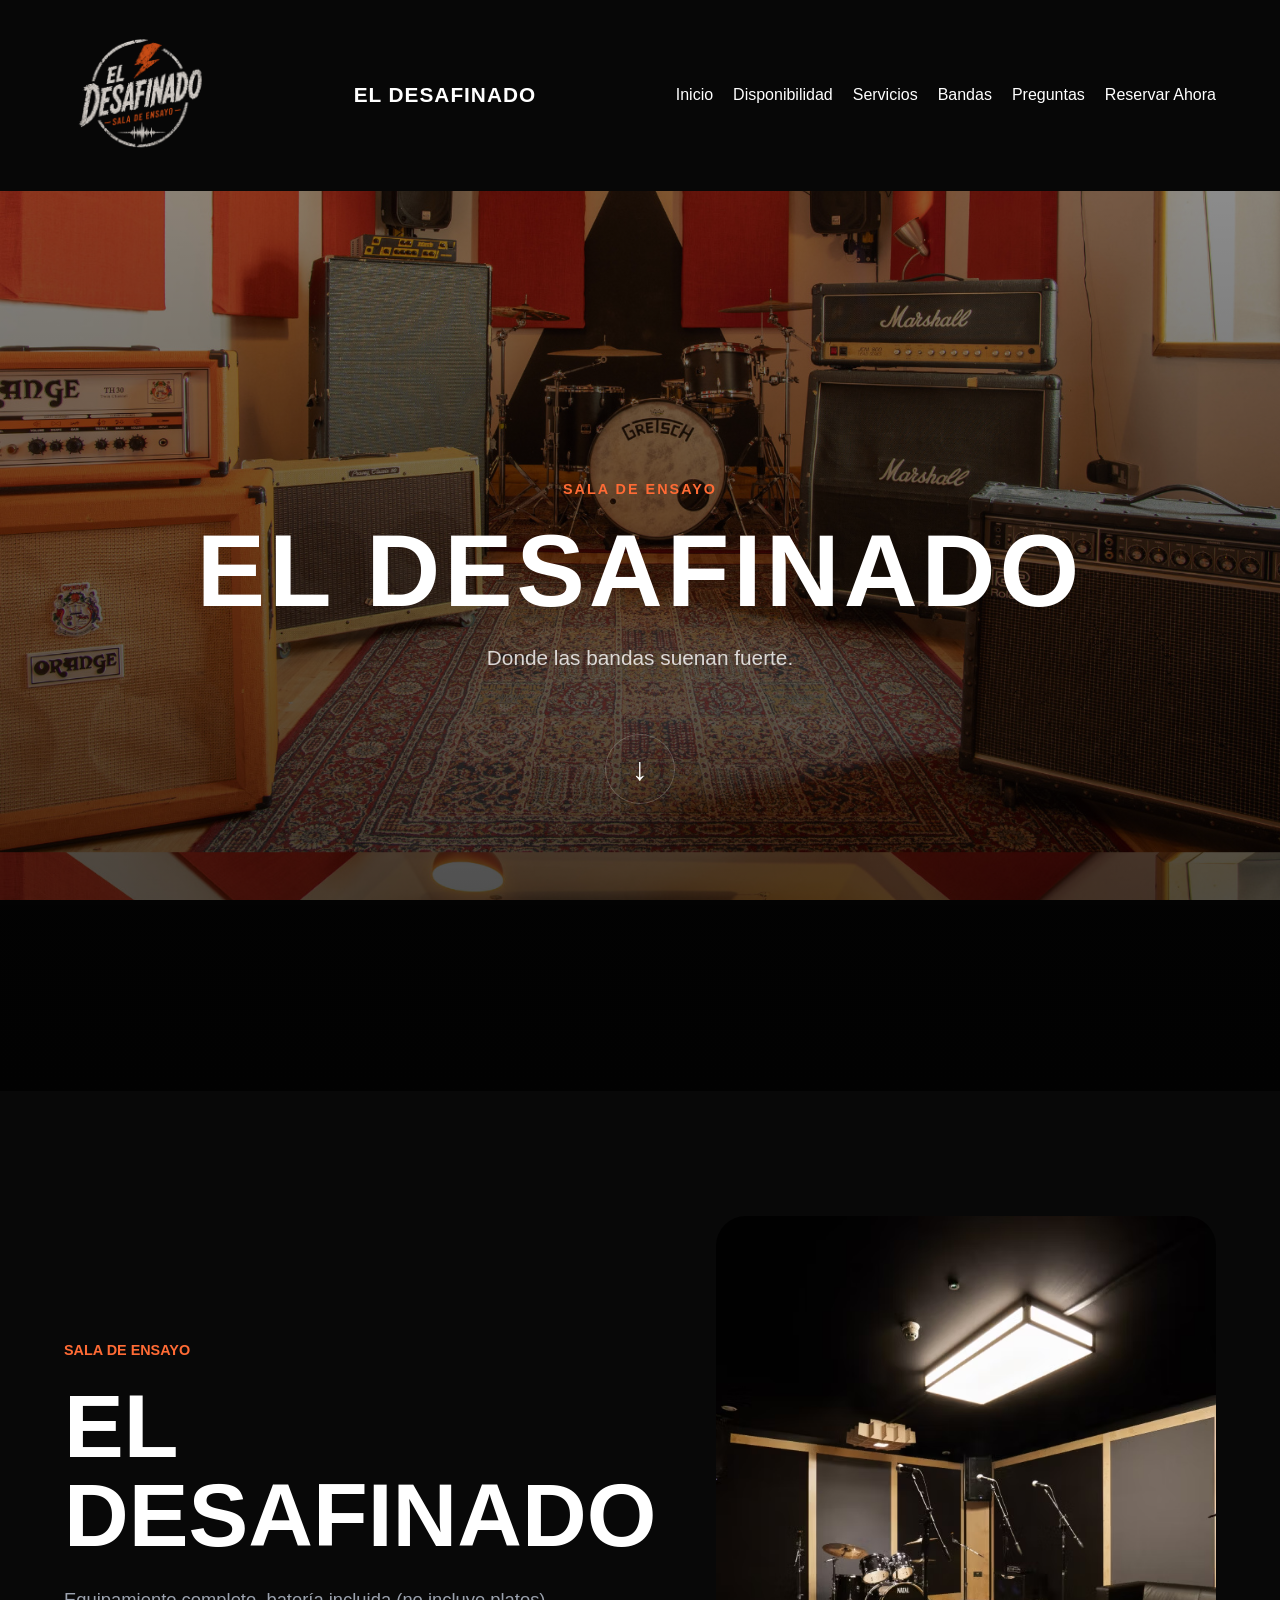
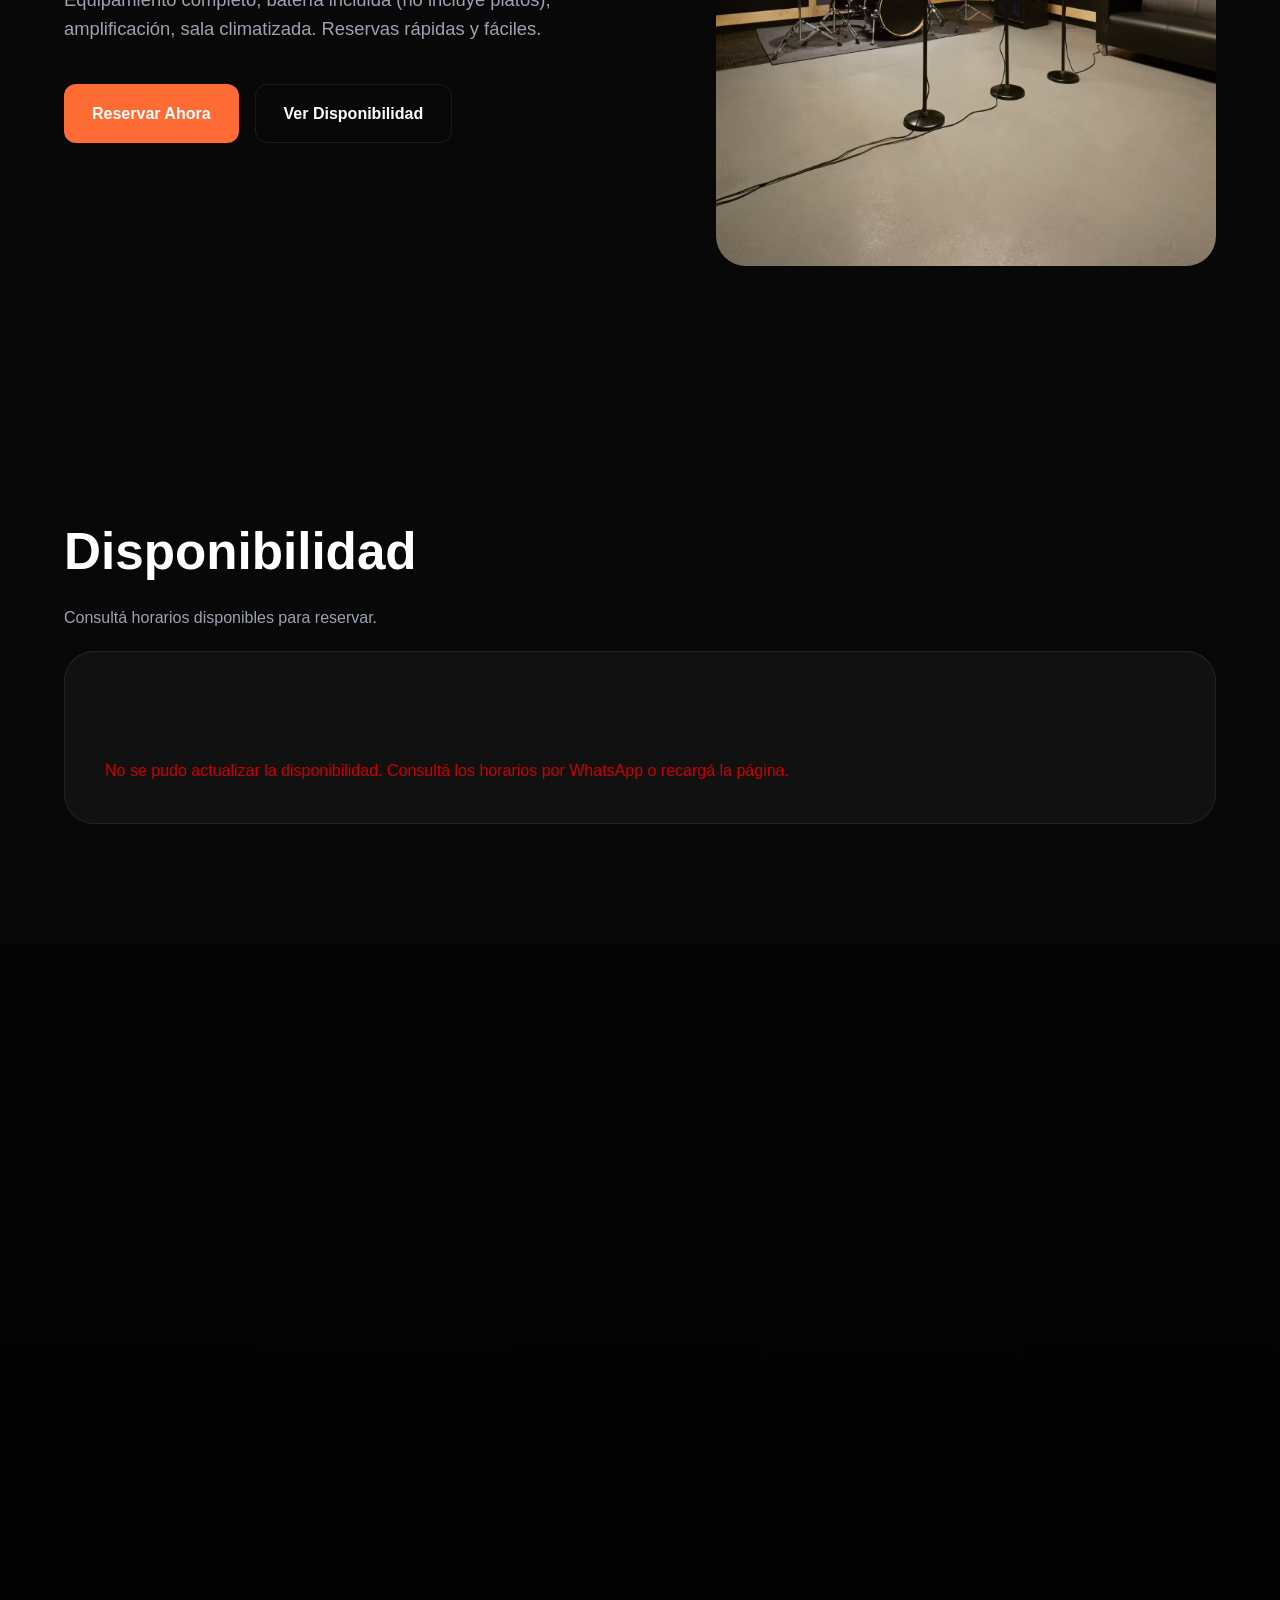
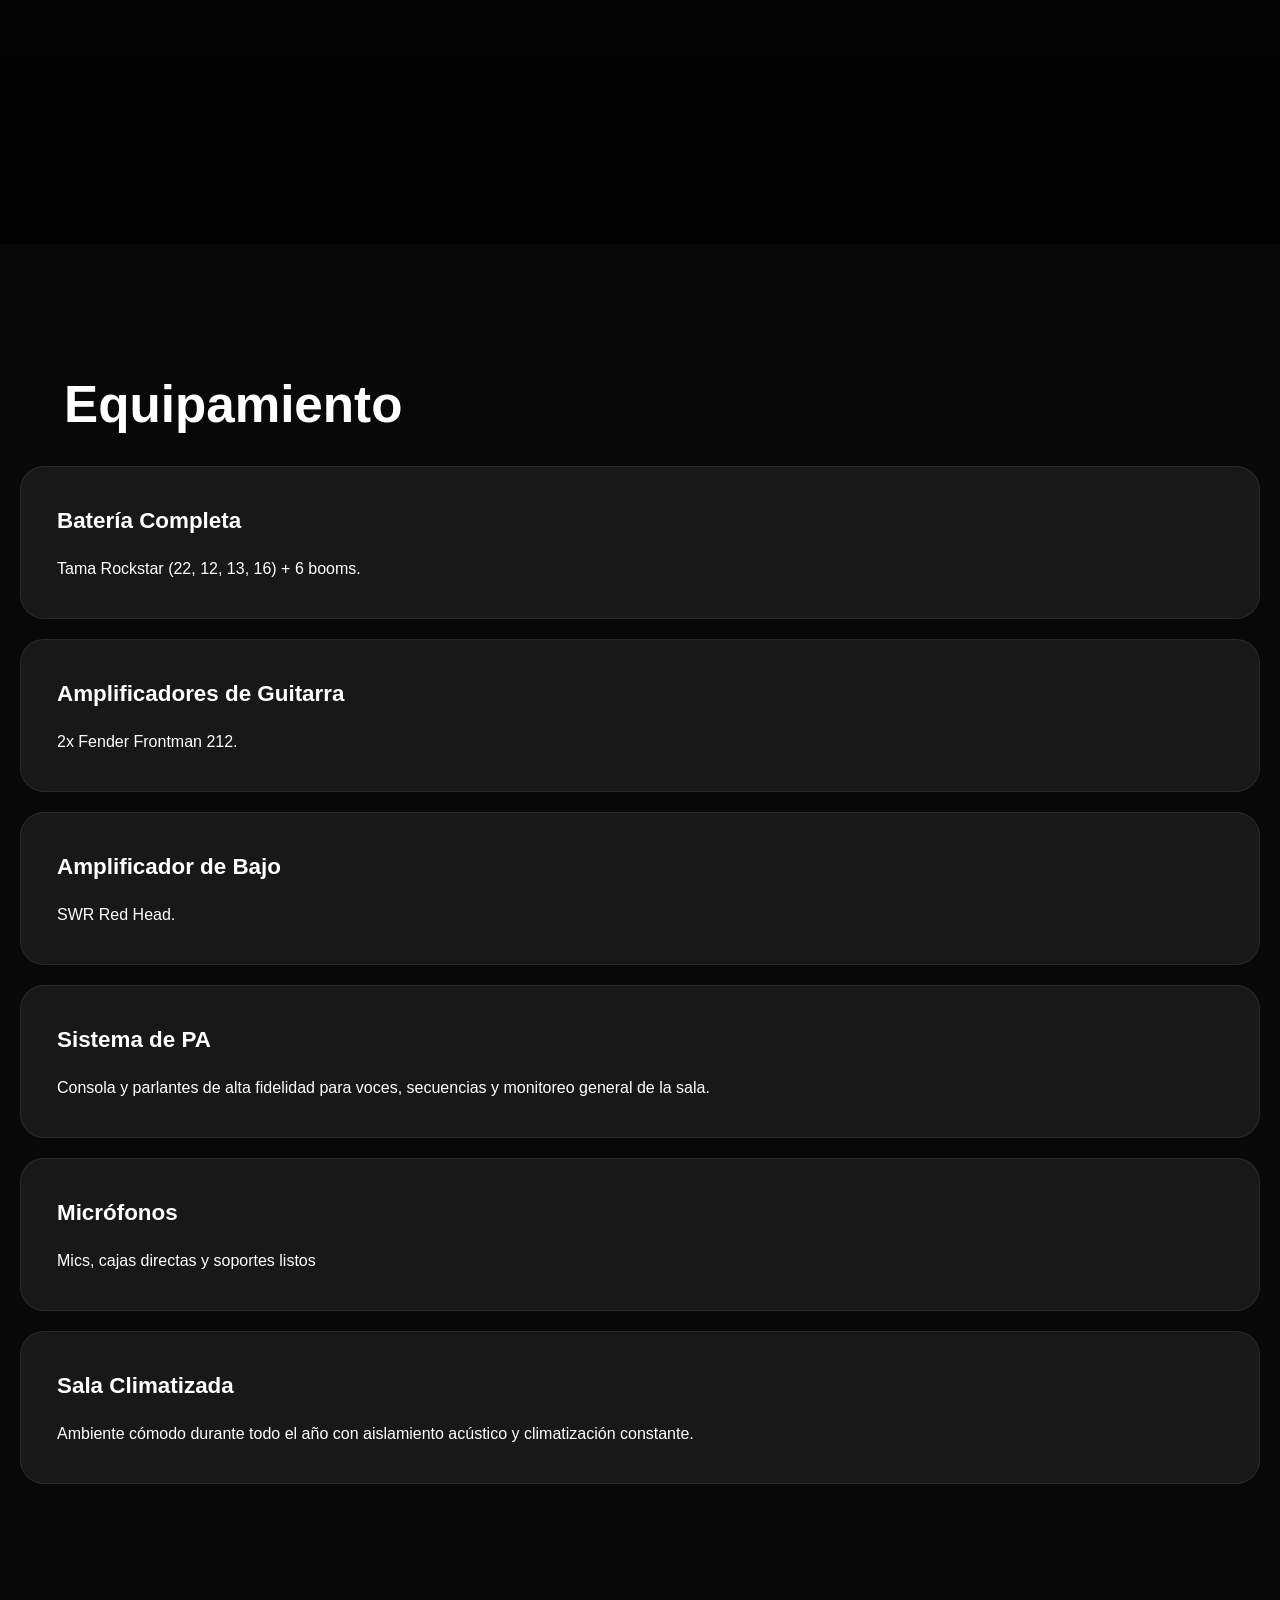
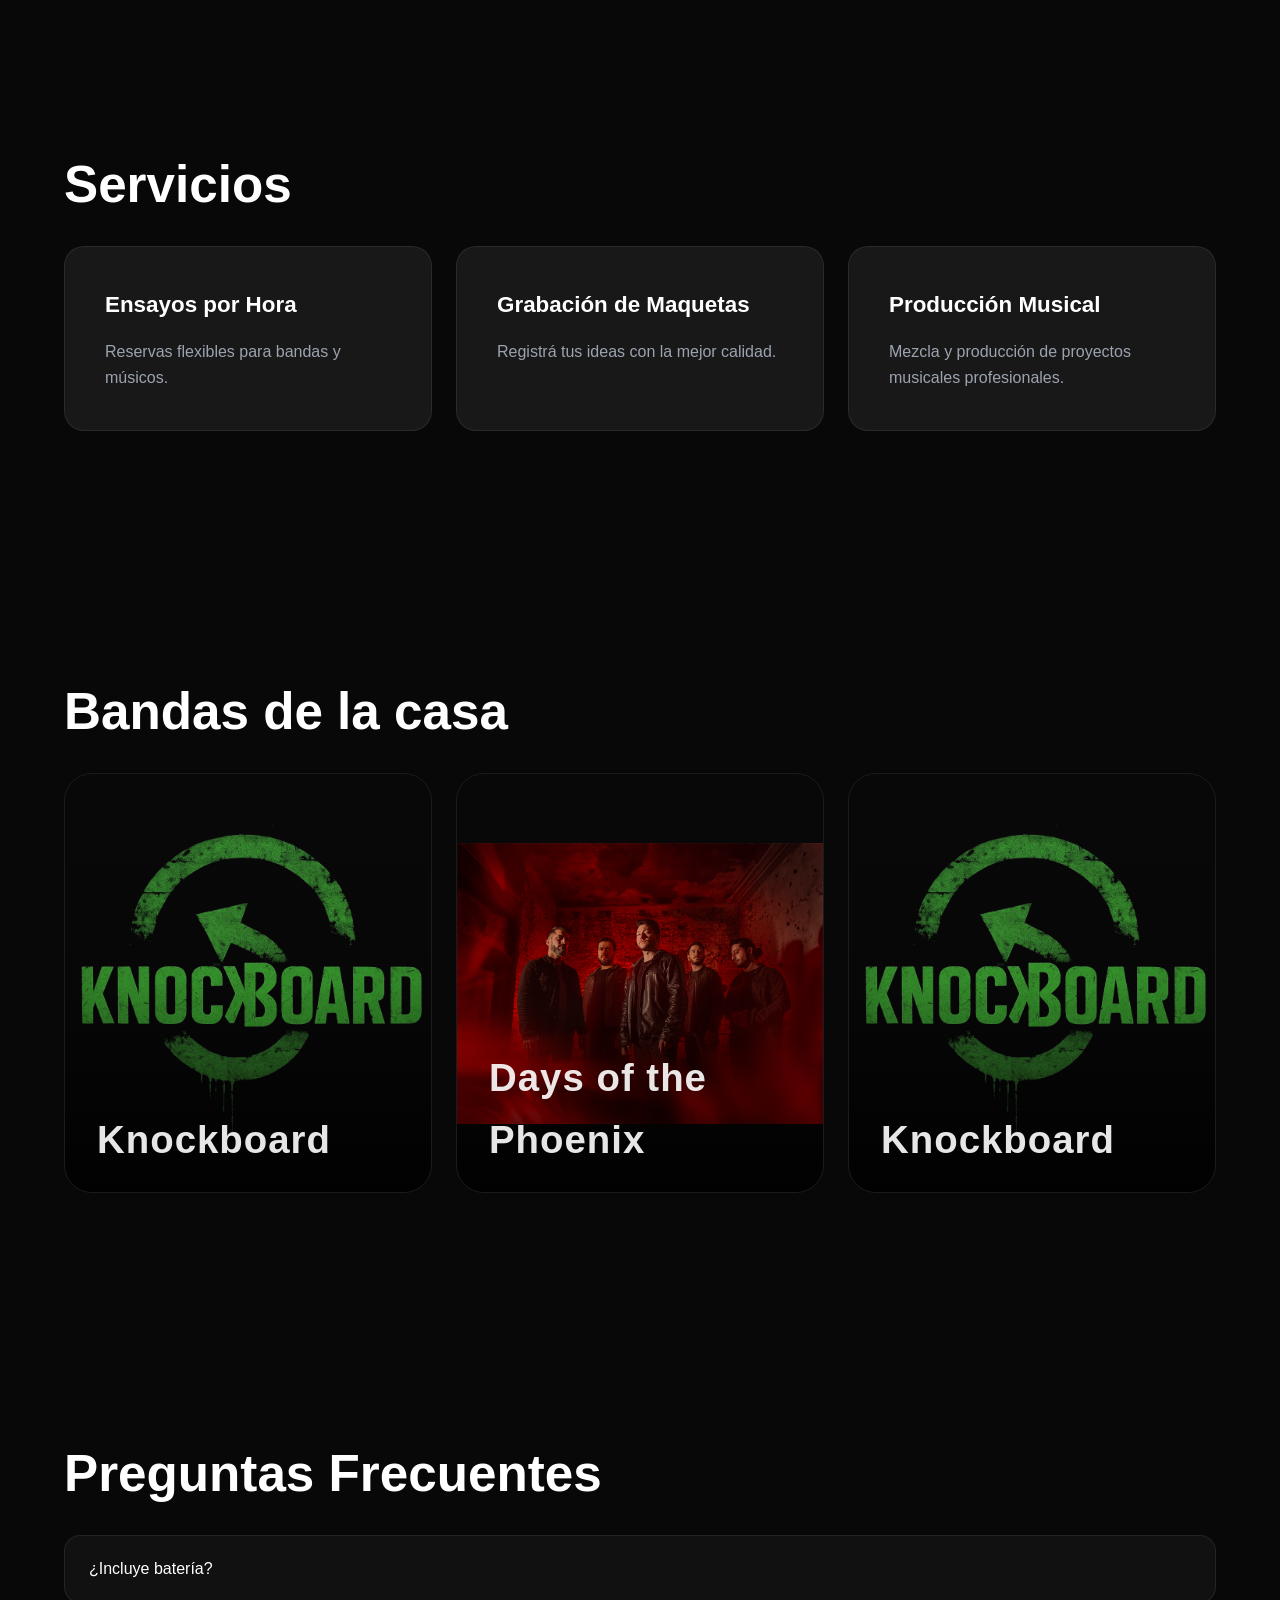
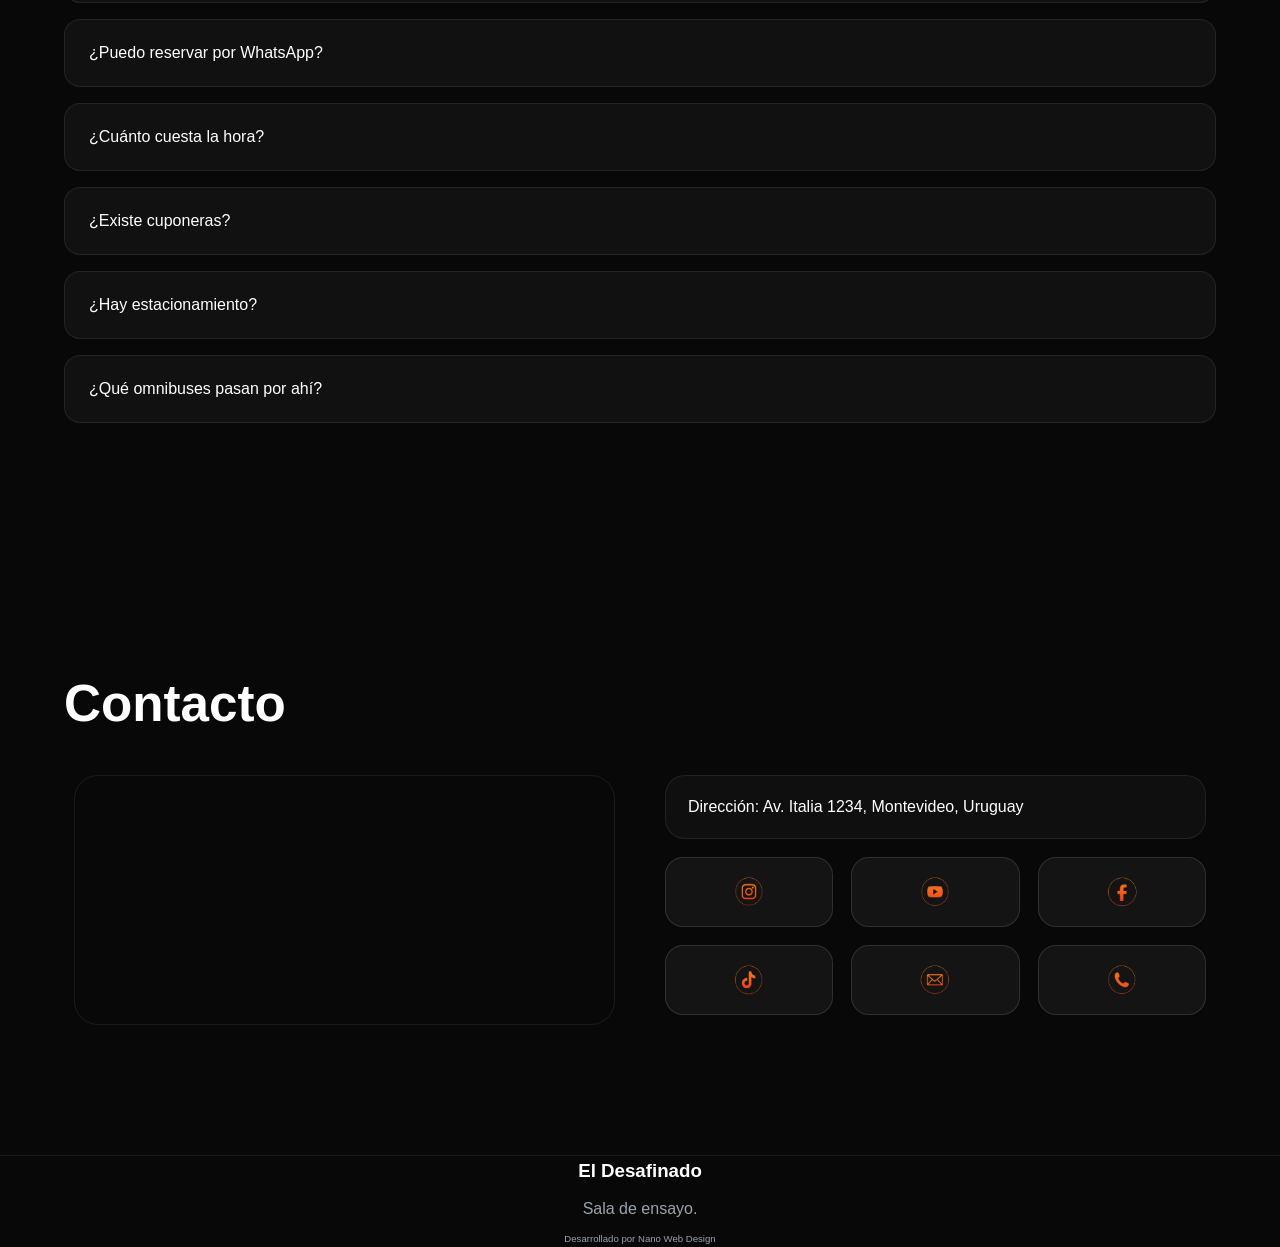
<file: index.html>
<!doctype html>

<html lang="es">
  <head>
    <meta charset="UTF-8" />

    <meta name="viewport" content="width=device-width, initial-scale=1.0" />

    <title>El Desafinado | Sala de Ensayo</title>

    <meta
      name="description"
      content="Sala de ensayo profesional en Montevideo. Equipamiento completo, batería incluida (no incluye platos) y reservas online."
    />

    <link rel="stylesheet" href="./styles/style.css" />

    <script type="application/ld+json">
      {
        "@context": "https://schema.org",
        "@type": "MusicVenue",
        "name": "El Desafinado",
        "description": "Sala de ensayo profesional en Montevideo",
        "address": {
          "@type": "PostalAddress",
          "addressLocality": "Montevideo",
          "addressCountry": "UY"
        }
      }
    </script>
  </head>

  <body>
    <!-- NAVBAR -->
    <header>
      <nav class="navbar">
        <div class="nav-container">
          <img
            src="./multimedia/logos/logo.png"
            alt="Logo de El Desafinado"
            class="logo-image"
          />
          <div class="logo">EL DESAFINADO</div>

          <button
            type="button"
            class="nav-toggle"
            aria-label="Abrir menú"
            aria-expanded="false"
            aria-controls="primary-navigation"
          >
            <span></span>
            <span></span>
            <span></span>
          </button>

          <ul class="nav-links" id="primary-navigation">
            <li>
              <a href="#hero"> Inicio </a>
            </li>

            <li>
              <a href="#availability"> Disponibilidad </a>
            </li>

            <li>
              <a href="#services"> Servicios </a>
            </li>

            <li>
              <a href="#gallery"> Bandas </a>
            </li>

            <li>
              <a href="#faq"> Preguntas </a>
            </li>
            <li>
              <a
                href="https://wa.me/59893767029"
                target="_blank"
                rel="noopener"
              >
                Reservar Ahora
              </a>
            </li>
          </ul>
        </div>
      </nav>
    </header>

    <main>
      <!-- HERO -->
      <!-- PARALLAX HERO -->
      <section class="parallax-section" id="parallax-hero">
        <div class="parallax-overlay"></div>

        <div class="parallax-content">
          <span class="parallax-tag"> Sala de Ensayo </span>

          <h1>EL DESAFINADO</h1>

          <p>Donde las bandas suenan fuerte.</p>

          <a href="#hero" class="parallax-scroll"> ↓ </a>
        </div>
      </section>

      <section id="hero" class="secondary-hero">
        <div class="container hero-grid">
          <div class="hero-content">
            <span class="hero-tag"> Sala de Ensayo </span>

            <h1>EL DESAFINADO</h1>

            <p>
              Equipamiento completo, batería incluida (no incluye platos),
              amplificación, sala climatizada. Reservas rápidas y fáciles.
            </p>

            <div class="hero-actions">
              <a
                href="https://wa.me/59893767029"
                target="_blank"
                rel="noopener"
                class="btn-primary"
              >
                Reservar Ahora
              </a>

              <a href="#availability" class="btn-secondary">
                Ver Disponibilidad
              </a>
            </div>
          </div>

          <div class="hero-image">
            <img
              src="./multimedia/sala-main.avif"
              alt="Sala de ensayo profesional"
            />
          </div>
        </div>
      </section>

      <!-- AVAILABILITY -->
      <section id="availability">
        <div class="container">
          <div class="section-header">
            <h2>Disponibilidad</h2>

            <p>Consultá horarios disponibles para reservar.</p>
          </div>

          <div class="availability-wrapper">
            <div class="availability-top">
              <div id="calendar-days"></div>
            </div>

            <div id="schedule"></div>
            <div
              id="error"
              style="display: none; color: #c00; margin-top: 1rem"
            ></div>
          </div>
        </div>
      </section>

      <!-- SecondParallax -->
      <section class="parallax-section" id="second-parallax-hero">
        <div class="parallax-overlay"></div>
      </section>

      <section class="equipment-grid">
        <div class="section-header">
          <div class="container">
            <h2>Equipamiento</h2>
          </div>
          <article class="equipment-card">
            <h3>Batería Completa</h3>

            <p>Tama Rockstar (22, 12, 13, 16) + 6 booms.</p>
          </article>

          <article class="equipment-card">
            <h3>Amplificadores de Guitarra</h3>

            <p>2x Fender Frontman 212.</p>
          </article>

          <article class="equipment-card">
            <h3>Amplificador de Bajo</h3>

            <p>SWR Red Head.</p>
          </article>

          <article class="equipment-card">
            <h3>Sistema de PA</h3>

            <p>
              Consola y parlantes de alta fidelidad para voces, secuencias y
              monitoreo general de la sala.
            </p>
          </article>

          <article class="equipment-card">
            <h3>Micrófonos</h3>

            <p>Mics, cajas directas y soportes listos</p>
          </article>

          <article class="equipment-card">
            <h3>Sala Climatizada</h3>

            <p>
              Ambiente cómodo durante todo el año con aislamiento acústico y
              climatización constante.
            </p>
          </article>
        </div>
      </section>

      <!-- SERVICES -->
      <section id="services">
        <div class="container">
          <div class="section-header">
            <h2>Servicios</h2>
          </div>

          <div class="services-grid">
            <article class="service-card">
              <h3>Ensayos por Hora</h3>

              <p>Reservas flexibles para bandas y músicos.</p>
            </article>

            <article class="service-card">
              <h3>Grabación de Maquetas</h3>

              <p>Registrá tus ideas con la mejor calidad.</p>
            </article>

            <article class="service-card">
              <h3>Producción Musical</h3>

              <p>Mezcla y producción de proyectos musicales profesionales.</p>
            </article>
          </div>
        </div>
      </section>

      <!-- BAND CARD -->
      <section class="container">
        <div class="section-header">
          <h2>Bandas de la casa</h2>
        </div>
        <div class="bands-grid">
          <!-- cards -->
          <a
            href="https://dockr.bio/knockboard"
            target="_blank"
            class="band-card"
          >
            <div class="band-image">
              <img src="./multimedia/cards/knockboard.png" alt="Knockboard" />
            </div>

            <div class="band-overlay">
              <h3>Knockboard</h3>
            </div>
          </a>

          <a
            href="https://dockr.bio/knockboard"
            target="_blank"
            class="band-card"
          >
            <div class="band-image">
              <img
                src="./multimedia/cards/daysofthephoenix.jpg"
                alt="Days of the Phoenix"
              />
            </div>

            <div class="band-overlay">
              <h3>Days of the Phoenix</h3>
            </div>
          </a>

          <a
            href="https://dockr.bio/knockboard"
            target="_blank"
            class="band-card"
          >
            <div class="band-image">
              <img src="./multimedia/cards/knockboard.png" alt="Knockboard" />
            </div>

            <div class="band-overlay">
              <h3>Knockboard</h3>
            </div>
          </a>
        </div>
      </section>

      <!-- FAQ -->

      <section id="faq">
        <div class="container">
          <div class="section-header">
            <h2>Preguntas Frecuentes</h2>
          </div>

          <div class="faq-container">
            <div class="faq-item">
              <button class="faq-question">¿Incluye batería?</button>

              <div class="faq-answer">
                Sí, la batería está incluida (sin platos).
              </div>
            </div>

            <div class="faq-item">
              <button class="faq-question">
                ¿Puedo reservar por WhatsApp?
              </button>

              <div class="faq-answer">
                Sí, las reservas se hacen por WhatsApp.
              </div>
            </div>

            <div class="faq-item">
              <button class="faq-question">¿Cuánto cuesta la hora?</button>

              <div class="faq-answer">
                Sala A $400 la hora; Sala B $600 la hora.
              </div>
            </div>

            <div class="faq-item">
              <button class="faq-question">¿Existe cuponeras?</button>

              <div class="faq-answer">
                Sí, tenemos cuponeras disponibles para nuestros clientes.
              </div>
            </div>

            <div class="faq-item">
              <button class="faq-question">¿Hay estacionamiento?</button>

              <div class="faq-answer">
                Hay estacionamiento disponible en la zona.
              </div>
            </div>

            <div class="faq-item">
              <button class="faq-question">
                ¿Qué omnibuses pasan por ahí?
              </button>

              <div class="faq-answer">
                Desde zona oeste 145, 146 y 147; Desde zona este 180, 181 y 182.
              </div>
            </div>
          </div>
        </div>
      </section>

      <section id="map">
        <div class="container">
          <div class="section-header">
            <h2>Contacto</h2>
          </div>
          <section class="footer">
            <iframe
              class="footerMap"
              src="https://www.google.com/maps/embed?pb=!1m14!1m12!1m3!1d2188.518431077068!2d-55.93221363360834!3d-34.94474083515729!2m3!1f0!2f0!3f0!3m2!1i1024!2i768!4f13.1!5e0!3m2!1ses-419!2suy!4v1782567938392!5m2!1ses-419!2suy"
              loading="lazy"
              referrerpolicy="strict-origin-when-cross-origin"
            ></iframe>

            <div class="footerContent">
              <p>Dirección: Av. Italia 1234, Montevideo, Uruguay</p>

              <a
                href="https://instagram.com"
                target="_blank"
                class="btn-primary"
              >
                <img src="./multimedia/logos/ig.png" alt="Instagram" />
              </a>
              <a
                href="https://instagram.com"
                target="_blank"
                class="btn-primary"
              >
                <img src="./multimedia/logos/yt.png" alt="YouTube" />
              </a>
              <a
                href="https://facebook.com"
                target="_blank"
                class="btn-primary"
              >
                <img src="./multimedia/logos/fb.png" alt="Facebook" />
              </a>
              <a
                href="https://instagram.com"
                target="_blank"
                class="btn-primary"
              >
                <img src="./multimedia/logos/tik.png" alt="TikTok" />
              </a>
              <a
                href="https://instagram.com"
                target="_blank"
                class="btn-primary"
              >
                <img src="./multimedia/logos/email.png" alt="Email" />
              </a>
              <a
                href="https://instagram.com"
                target="_blank"
                class="btn-primary"
              >
                <img src="./multimedia/logos/tel.png" alt="Teléfono" />
              </a>
            </div>
          </section>
        </div>
      </section>
    </main>

    <!-- FOOTER -->
    <footer>
      <div class="container">
        <div class="footer-brand">
          <h3>El Desafinado</h3>
          <p>Sala de ensayo.</p>
          <h6 class="footerDeveloped">Desarrollado por Nano Web Design</h6>
        </div>
      </div>
    </footer>

    <script src="./script/config.js?v=20261122-demo"></script>
    <script src="./admin/model.js"></script>
    <script src="./script/script.js"></script>
  </body>
</html>
</file>
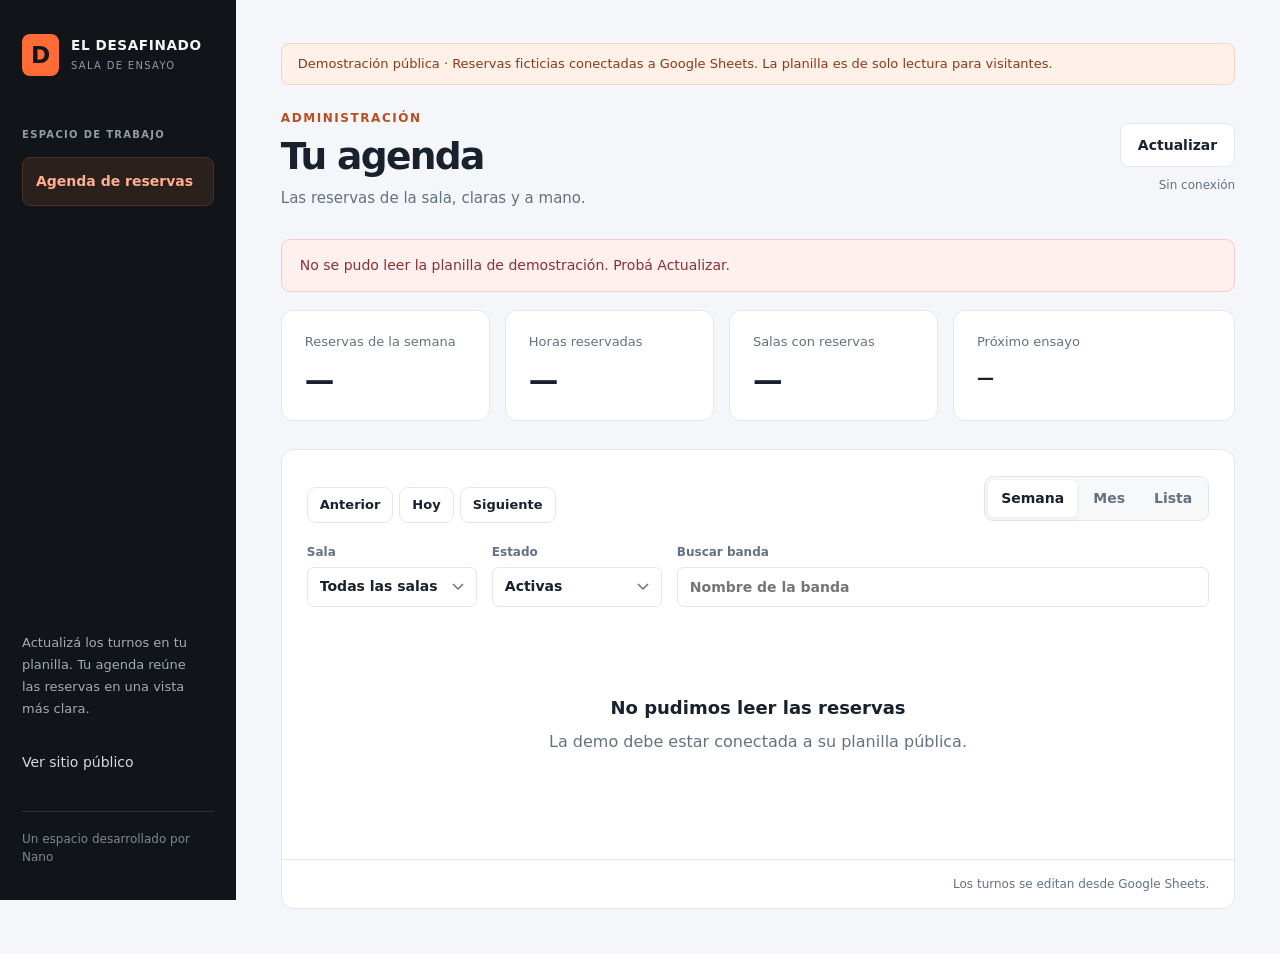
<file: admin/index.html>
<!doctype html>
<html lang="es">
  <head>
    <meta charset="UTF-8" />
    <meta name="viewport" content="width=device-width,initial-scale=1" />
    <meta name="robots" content="noindex,nofollow" />
    <title>Agenda · El Desafinado</title>
    <link rel="stylesheet" href="./style.css" />
  </head>
  <body>
    <section id="access" class="access" hidden>
      <a href="../" class="wordmark">EL DESAFINADO</a>
      <div class="access-card">
        <span class="eyebrow">ADMINISTRACIÓN</span>
        <h1>La agenda de tu sala,<br />en un solo lugar.</h1>
        <p>
          Consultá reservas, bandas y horarios desde tu cuenta de Google
          autorizada.
        </p>
        <a id="login-link" class="button primary" hidden
          >Ingresar a la agenda privada</a
        >
        <p id="setup-message" class="notice" hidden>
          El acceso privado todavía está pendiente de activación.
        </p>
        <a href="?demo=1" class="text-link">Ver ejemplo de la agenda</a>
      </div>
      <a href="../" class="text-link">Volver al sitio</a>
    </section>
    <div id="dashboard" class="app-shell" hidden>
      <aside class="sidebar">
        <a class="identity" id="brand-link" href="../"
          ><span class="brand-symbol" aria-hidden="true">D</span
          ><span
            ><strong id="brand-name">EL DESAFINADO</strong
            ><small>SALA DE ENSAYO</small></span
          ></a
        >
        <div class="sidebar-section">ESPACIO DE TRABAJO</div>
        <div class="sidebar-current">Agenda de reservas</div>
        <div class="mobile-links">
          <a
            id="sheet-link-mobile"
            target="_blank"
            rel="noopener noreferrer"
            hidden
            >Planilla</a
          ><a id="public-link-mobile" href="../">Sitio</a>
        </div>
        <div class="sidebar-bottom">
          <p>
            Actualizá los turnos en tu planilla. Tu agenda reúne las reservas en
            una vista más clara.
          </p>
          <a
            id="sheet-link"
            class="sidebar-link"
            target="_blank"
            rel="noopener noreferrer"
            hidden
            >Abrir planilla</a
          ><a href="../" id="public-link" class="sidebar-link"
            >Ver sitio público</a
          ><small>Un espacio desarrollado por Nano</small>
        </div>
      </aside>
      <main class="workspace">
        <div id="demo-banner" class="demo-banner" hidden>
          Vista de ejemplo · Las reservas que ves son ficticias.
        </div>
        <header class="page-heading">
          <div>
            <span class="eyebrow">ADMINISTRACIÓN</span>
            <h1>Tu agenda</h1>
            <p>Las reservas de la sala, claras y a mano.</p>
          </div>
          <div class="sync">
            <button id="refresh" class="button secondary" type="button">
              Actualizar</button
            ><span id="sync-time" role="status" aria-live="polite"></span>
          </div>
        </header>
        <div id="error" class="notice error" role="alert" hidden></div>
        <div id="warnings" class="notice" role="status" hidden></div>
        <section class="summary" aria-label="Resumen de la semana">
          <div>
            <span>Reservas de la semana</span><strong id="count">—</strong>
          </div>
          <div><span>Horas reservadas</span><strong id="hours">—</strong></div>
          <div>
            <span>Salas con reservas</span><strong id="rooms-count">—</strong>
          </div>
          <div>
            <span>Próximo ensayo</span
            ><strong id="next-booking" class="next-label">—</strong>
          </div>
        </section>
        <section class="calendar-card" aria-label="Calendario de reservas">
          <div class="calendar-toolbar">
            <div class="period">
              <h2 id="period-title"></h2>
              <div class="date-navigation">
                <button
                  class="button small secondary"
                  id="previous"
                  type="button"
                >
                  Anterior</button
                ><button
                  class="button small secondary"
                  id="today"
                  type="button"
                >
                  Hoy</button
                ><button class="button small secondary" id="next" type="button">
                  Siguiente
                </button>
              </div>
            </div>
            <div
              class="view-switch"
              role="group"
              aria-label="Vista de la agenda"
            >
              <button data-view="week" type="button" aria-pressed="true">
                Semana</button
              ><button data-view="month" type="button" aria-pressed="false">
                Mes</button
              ><button data-view="list" type="button" aria-pressed="false">
                Lista
              </button>
            </div>
          </div>
          <div class="filters">
            <label
              >Sala<select id="room-filter">
                <option value="">Todas las salas</option>
              </select></label
            ><label
              >Estado<select id="status-filter">
                <option value="active">Activas</option>
                <option value="all">Todos</option>
                <option value="reservada">Reservadas</option>
                <option value="pendiente">Pendientes</option>
                <option value="cancelada">Canceladas</option>
              </select></label
            ><label class="search-field"
              >Buscar banda<input
                id="search"
                type="search"
                placeholder="Nombre de la banda"
                autocomplete="off"
            /></label>
          </div>
          <div id="calendar" aria-live="polite" aria-busy="false"></div>
          <div class="calendar-footer">
            <span id="result-count"></span
            ><span id="sheet-footer-note"
              >Los turnos se editan desde Google Sheets.</span
            ><a
              id="sheet-footer-link"
              class="sheet-footer-link"
              target="_blank"
              rel="noopener noreferrer"
              hidden
              >Los turnos se editan desde Google Sheets.</a
            >
          </div>
        </section>
      </main>
    </div>
    <dialog id="booking-dialog" aria-labelledby="booking-title">
      <div class="dialog-heading">
        <span class="eyebrow">DETALLE DE RESERVA</span
        ><button id="close-dialog" class="button small secondary" type="button">
          Cerrar
        </button>
      </div>
      <h2 id="booking-title"></h2>
      <dl id="booking-detail"></dl>
      <a
        id="booking-row"
        class="button primary"
        target="_blank"
        rel="noopener noreferrer"
        hidden
        >Ver en la planilla</a
      >
    </dialog>
    <script src="../script/config.js?v=20261122-demo"></script>
    <script src="./model.js"></script>
    <script src="./app.js?v=20261122-demo"></script>
  </body>
</html>
</file>
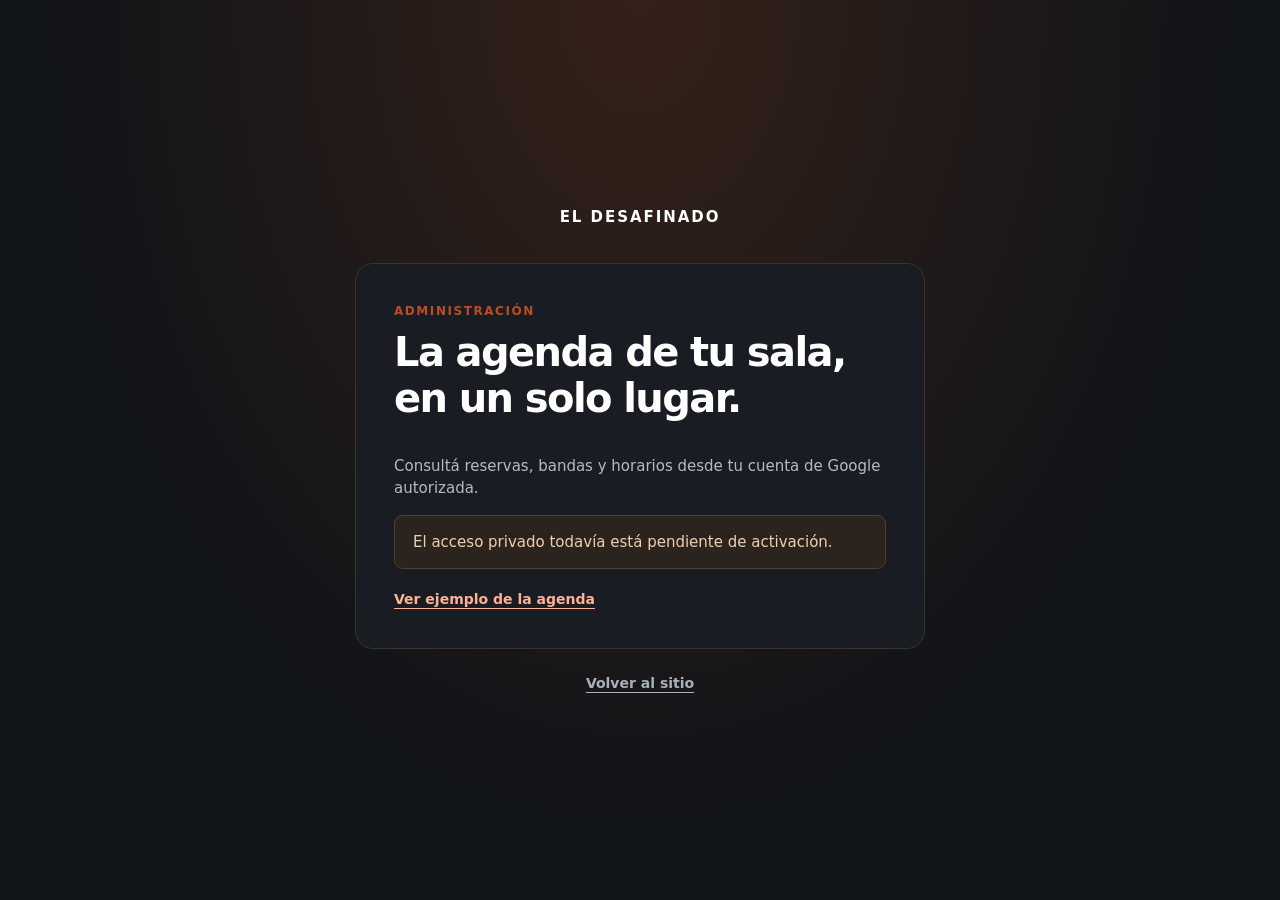
<file: admin/apps-script/Index.html>
<!doctype html>
<html lang="es">
  <head>
    <meta charset="UTF-8" />
    <meta name="viewport" content="width=device-width,initial-scale=1" />
    <meta name="robots" content="noindex,nofollow" />
    <title>Agenda · El Desafinado</title>
    <style>
:root {
  --primary: #ff6b35;
  --ink: #18212d;
  --muted: #637184;
  --line: #e3e7ed;
  --paper: #fff;
  --background: #f4f6f9;
  --hour-height: 64px;
  --sidebar: 236px;
  color-scheme: light;
}
* {
  box-sizing: border-box;
}
body {
  margin: 0;
  color: var(--ink);
  background: var(--background);
  font:
    16px/1.5 Inter,
    system-ui,
    -apple-system,
    BlinkMacSystemFont,
    "Segoe UI",
    sans-serif;
}
button,
input,
select {
  font: inherit;
}
button,
a {
  -webkit-tap-highlight-color: transparent;
}
button,
a,
input,
select {
  touch-action: manipulation;
}
a {
  color: inherit;
  text-decoration: none;
}
button {
  cursor: pointer;
}
button:disabled {
  cursor: wait;
  opacity: 0.65;
}
[hidden] {
  display: none !important;
}
:focus-visible {
  outline: 3px solid #c84d20;
  outline-offset: 4px;
}
h1,
h2,
p {
  margin-top: 0;
}
.button {
  display: inline-flex;
  align-items: center;
  justify-content: center;
  min-height: 44px;
  padding: 10px 17px;
  border: 1px solid transparent;
  border-radius: 9px;
  font-size: 0.875rem;
  font-weight: 650;
  gap: 8px;
}
.primary {
  background: var(--primary);
  color: #18100d;
}
.secondary {
  background: #fff;
  border-color: var(--line);
  color: var(--ink);
}
.secondary:hover {
  background: #f3f5f8;
}
.small {
  min-height: 36px;
  padding: 7px 12px;
  font-size: 0.8125rem;
}
.eyebrow {
  display: block;
  font-size: 0.75rem;
  font-weight: 750;
  letter-spacing: 0.13em;
  margin-bottom: 9px;
  color: #bc4c22;
}
.text-link {
  font-weight: 600;
  text-decoration: underline;
  text-underline-offset: 4px;
}
.app-shell {
  min-height: 100vh;
  display: grid;
  grid-template-columns: var(--sidebar) minmax(0, 1fr);
}
.sidebar {
  position: sticky;
  top: 0;
  align-self: start;
  height: 100dvh;
  background: #111419;
  color: #f4f5f6;
  padding: 34px 22px;
  display: flex;
  flex-direction: column;
}
.identity {
  display: flex;
  align-items: center;
  gap: 12px;
  margin-bottom: 51px;
}
.brand-symbol {
  width: 37px;
  height: 42px;
  display: grid;
  place-items: center;
  background: var(--primary);
  color: #151515;
  font-weight: 850;
  font-size: 1.45rem;
  border-radius: 8px;
}
.identity strong {
  display: block;
  letter-spacing: 0.045em;
  font-size: 0.85rem;
  line-height: 1.25;
}
.identity small {
  display: block;
  color: #9299a4;
  letter-spacing: 0.13em;
  font-size: 0.625rem;
  margin-top: 5px;
}
.sidebar-section {
  font-size: 0.625rem;
  font-weight: 700;
  letter-spacing: 0.13em;
  color: #939ba7;
  margin-bottom: 15px;
}
.sidebar-current {
  padding: 13px;
  border: 1px solid #483025;
  border-radius: 8px;
  background: #2a201c;
  color: #ffaf91;
  font-size: 0.875rem;
  font-weight: 600;
}
.sidebar-bottom {
  margin-top: auto;
}
.sidebar-bottom p {
  color: #a3aab4;
  font-size: 0.8125rem;
  line-height: 1.7;
  max-width: 185px;
  margin: 30px 0 22px;
}
.sidebar-link {
  display: block;
  font-size: 0.875rem;
  padding: 10px 0;
  color: #d5d9df;
}
.sidebar-link:hover {
  color: #ffad8d;
}
.sidebar-bottom small {
  display: block;
  color: #7f8793;
  font-size: 0.75rem;
  border-top: 1px solid #2b3039;
  margin-top: 28px;
  padding-top: 18px;
}
.workspace {
  min-width: 0;
  padding: 43px clamp(22px, 3.5vw, 58px) 45px;
}
.page-heading {
  display: flex;
  justify-content: space-between;
  align-items: center;
  gap: 20px;
  margin-bottom: 30px;
}
.page-heading h1 {
  font-size: 2.35rem;
  line-height: 1.1;
  letter-spacing: -0.045em;
  margin-bottom: 10px;
  font-weight: 750;
}
.page-heading p {
  color: var(--muted);
  margin-bottom: 0;
  font-size: 0.9375rem;
}
.sync {
  display: flex;
  flex-direction: column;
  align-items: flex-end;
  gap: 9px;
}
.sync > span {
  font-size: 0.75rem;
  color: var(--muted);
  min-height: 18px;
}
.demo-banner {
  padding: 10px 16px;
  margin-bottom: 24px;
  color: #8b3a18;
  background: #fff0e9;
  border: 1px solid #f6d3c3;
  border-radius: 8px;
  font-size: 0.8125rem;
}
.notice {
  padding: 15px 18px;
  border: 1px solid #e8cdaa;
  border-radius: 9px;
  background: #fff7eb;
  color: #764b17;
  margin-bottom: 18px;
  font-size: 0.875rem;
}
.notice.error {
  background: #fff0f0;
  border-color: #f3cccc;
  color: #8c3030;
}
.summary {
  display: grid;
  grid-template-columns: repeat(3, minmax(0, 1fr)) minmax(170px, 1.35fr);
  gap: 15px;
  margin-bottom: 28px;
}
.summary > div {
  padding: 21px 23px;
  background: #fff;
  border: 1px solid var(--line);
  border-radius: 12px;
  min-width: 0;
}
.summary span {
  display: block;
  font-size: 0.8125rem;
  color: var(--muted);
  margin-bottom: 10px;
}
.summary strong {
  display: block;
  font-size: 1.85rem;
  line-height: 1.25;
  letter-spacing: -0.04em;
}
.summary .next-label {
  font-size: 1.0625rem;
  letter-spacing: -0.02em;
  padding-top: 6px;
  overflow-wrap: anywhere;
}
.calendar-card {
  border: 1px solid var(--line);
  border-radius: 13px;
  background: #fff;
  overflow: hidden;
}
.calendar-toolbar {
  display: flex;
  align-items: center;
  justify-content: space-between;
  gap: 24px;
  padding: 25px 25px 20px;
}
.period h2 {
  font-size: 1.2rem;
  font-weight: 700;
  letter-spacing: -0.025em;
  margin-bottom: 12px;
}
.date-navigation {
  display: flex;
  gap: 6px;
}
.view-switch {
  display: flex;
  gap: 3px;
  border: 1px solid var(--line);
  border-radius: 9px;
  padding: 3px;
  background: #f7f8fa;
}
.view-switch button {
  border: 0;
  padding: 8px 13px;
  border-radius: 6px;
  background: transparent;
  font-size: 0.875rem;
  color: var(--muted);
  font-weight: 600;
  min-height: 36px;
}
.view-switch button[aria-pressed="true"] {
  background: #fff;
  color: var(--ink);
  box-shadow: 0 1px 5px #14283f12;
}
.filters {
  display: flex;
  align-items: end;
  gap: 15px;
  padding: 0 25px 22px;
  flex-wrap: wrap;
}
.filters label {
  font-size: 0.75rem;
  font-weight: 650;
  color: var(--muted);
  display: flex;
  flex-direction: column;
  gap: 6px;
}
.filters input,
.filters select {
  height: 40px;
  border: 1px solid var(--line);
  border-radius: 7px;
  padding: 8px 12px;
  background: #fff;
  color: var(--ink);
  font-size: 0.875rem;
  min-width: 170px;
}
.filters select {
  padding-right: 35px;
  appearance: none;
  background-image: url("data:image/svg+xml,%3Csvg xmlns='http://www.w3.org/2000/svg' width='12' height='8'%3E%3Cpath d='m1 1 5 5 5-5' fill='none' stroke='%23637184' stroke-width='1.5'/%3E%3C/svg%3E");
  background-repeat: no-repeat;
  background-position: right 12px center;
}
.search-field {
  flex: 1;
  min-width: 180px;
}
.search-field input {
  width: 100%;
  min-width: 0;
}
.calendar-scroll {
  overflow: auto;
  max-height: 680px;
  overscroll-behavior: contain;
  scrollbar-width: thin;
}
.week-grid {
  display: grid;
  grid-template-columns: 58px repeat(7, minmax(112px, 1fr));
  min-width: 850px;
}
.day-heading,
.hour-heading {
  position: sticky;
  top: 0;
  z-index: 4;
  background: #fff;
  border-top: 1px solid var(--line);
  border-bottom: 1px solid var(--line);
  padding: 12px 5px;
  text-align: center;
}
.day-heading span {
  display: block;
  font-size: 0.6875rem;
  letter-spacing: 0.08em;
  color: var(--muted);
  text-transform: uppercase;
}
.day-heading strong {
  display: inline-grid;
  place-items: center;
  width: 30px;
  height: 30px;
  font-size: 1rem;
  border-radius: 50%;
  margin-top: 3px;
}
.day-heading.is-today strong {
  background: var(--primary);
  color: #25170e;
}
.day-heading.is-today {
  background: #fffaf7;
}
.time-column {
  position: relative;
  background: #fff;
}
.hour-mark {
  position: absolute;
  left: 0;
  right: 7px;
  transform: translateY(-0.5em);
  text-align: right;
  font-size: 0.6875rem;
  color: #8a95a4;
}
.day-column {
  position: relative;
  border-left: 1px solid var(--line);
  background: repeating-linear-gradient(
    to bottom,
    transparent 0,
    transparent calc(var(--hour-height) - 1px),
    #e9edf2 calc(var(--hour-height) - 1px),
    #e9edf2 var(--hour-height)
  );
}
.day-column.is-today {
  background-color: #fffcfa;
}
.event {
  position: absolute;
  min-height: 25px;
  padding: 6px 7px;
  border: 1px solid #f2c1ab;
  border-left: 3px solid #d86a39;
  border-radius: 5px;
  background: #fff0e6;
  color: #66351c;
  text-align: left;
  overflow: hidden;
  z-index: 2;
  line-height: 1.22;
  transition: box-shadow 0.15s;
  font: inherit;
  cursor: pointer;
}
.event:hover {
  box-shadow: 0 2px 8px #17222f20;
  z-index: 3;
}
.event strong {
  display: block;
  font-size: 0.75rem;
  line-height: 1.25;
  overflow: hidden;
  text-overflow: ellipsis;
  white-space: nowrap;
}
.event span {
  display: block;
  font-size: 0.625rem;
  margin-top: 3px;
}
.event.room-1 {
  background: #eef0ff;
  border-color: #c9cdf9;
  border-left-color: #7d79bd;
  color: #414172;
}
.event.room-2 {
  background: #e8f5ef;
  border-color: #b9dbca;
  border-left-color: #459a70;
  color: #285d44;
}
.event.pending {
  border-style: dashed;
}
.event.cancelled {
  opacity: 0.55;
  text-decoration: line-through;
}
.event.conflict {
  border-color: #c03e36;
  box-shadow: 0 0 0 1px #c03e36;
}
.month-grid {
  display: grid;
  grid-template-columns: repeat(7, minmax(0, 1fr));
  border-top: 1px solid var(--line);
}
.month-weekday {
  text-align: center;
  color: var(--muted);
  font-size: 0.75rem;
  padding: 12px 0;
  border-bottom: 1px solid var(--line);
}
.month-day {
  border: 0;
  border-right: 1px solid #ebedf1;
  border-bottom: 1px solid #ebedf1;
  min-height: 106px;
  padding: 10px;
  text-align: left;
  vertical-align: top;
  background: #fff;
  overflow: hidden;
}
.month-day:hover {
  background: #fff7f0;
}
.month-day.outside {
  background: #f8f9fb;
  color: #a8b0ba;
}
.month-day.today {
  background: #fff5ec;
}
.month-day > strong {
  display: block;
  font-size: 0.875rem;
}
.month-day > span {
  display: block;
  margin-top: 6px;
  font-size: 0.6875rem;
  white-space: nowrap;
  overflow: hidden;
  text-overflow: ellipsis;
  color: #795240;
  background: #fff1e7;
  border-radius: 4px;
  padding: 2px 5px;
}
.month-day > small {
  font-size: 0.6875rem;
  color: var(--muted);
}
.agenda-list {
  padding: 5px 25px 20px;
  min-height: 220px;
}
.agenda-day {
  font-size: 0.8125rem;
  color: var(--muted);
  font-weight: 650;
  padding: 19px 0 8px;
  text-transform: capitalize;
}
.agenda-row {
  width: 100%;
  display: grid;
  grid-template-columns: 115px minmax(0, 1fr) 90px 100px;
  align-items: center;
  text-align: left;
  padding: 15px 12px;
  gap: 16px;
  border: 0;
  border-bottom: 1px solid var(--line);
  background: #fff;
  color: var(--ink);
  font-size: 0.875rem;
  border-radius: 6px;
}
.agenda-row:hover {
  background: #fff8f3;
}
.agenda-row .band {
  font-weight: 650;
  overflow-wrap: anywhere;
}
.tag {
  display: inline-block;
  justify-self: end;
  border-radius: 5px;
  padding: 4px 8px;
  background: #f0f3f7;
  color: #526172;
  font-size: 0.6875rem;
}
.tag.pendiente {
  background: #fff2d9;
  color: #885c16;
}
.tag.cancelada {
  background: #f8e9e9;
  color: #8a4848;
}
.empty {
  text-align: center;
  padding: 65px 20px;
  color: var(--muted);
  min-height: 230px;
}
.empty strong {
  display: block;
  color: var(--ink);
  font-size: 1.125rem;
  margin-bottom: 9px;
}
.calendar-footer {
  display: flex;
  justify-content: space-between;
  gap: 20px;
  flex-wrap: wrap;
  padding: 15px 25px;
  border-top: 1px solid var(--line);
  font-size: 0.75rem;
  color: var(--muted);
}
dialog {
  border: 1px solid var(--line);
  border-radius: 15px;
  padding: 28px;
  max-width: 440px;
  width: calc(100% - 32px);
  color: var(--ink);
  box-shadow: 0 20px 70px #0003;
}
dialog::backdrop {
  background: #11182780;
}
.dialog-heading {
  display: flex;
  justify-content: space-between;
  align-items: center;
  gap: 16px;
}
.dialog-heading .eyebrow {
  margin: 0;
  font-size: 0.625rem;
}
dialog h2 {
  font-size: 1.8rem;
  margin: 25px 0 20px;
  overflow-wrap: anywhere;
}
dialog dl {
  margin: 0 0 25px;
}
dialog dl > div {
  display: grid;
  grid-template-columns: 110px minmax(0, 1fr);
  gap: 20px;
  padding: 10px 0;
  border-bottom: 1px solid var(--line);
  font-size: 0.875rem;
}
dialog dt {
  color: var(--muted);
}
dialog dd {
  margin: 0;
  overflow-wrap: anywhere;
}
.access {
  min-height: 100dvh;
  display: flex;
  flex-direction: column;
  align-items: center;
  justify-content: center;
  padding: 30px 22px;
  background: radial-gradient(ellipse at 50% 0, #352118, #111419 65%);
  color: #fff;
}
.wordmark {
  font-size: 0.9375rem;
  letter-spacing: 0.13em;
  font-weight: 800;
  margin-bottom: 35px;
}
.access-card {
  max-width: 570px;
  padding: 38px;
  background: #191d23;
  border: 1px solid #38332f;
  border-radius: 18px;
  margin-bottom: 24px;
}
.access-card h1 {
  font-size: clamp(1.7rem, 6vw, 2.5rem);
  letter-spacing: -0.04em;
  line-height: 1.15;
}
.access-card p {
  color: #b4bbc4;
  font-size: 0.9375rem;
}
.access-card .text-link {
  display: block;
  color: #ffb293;
  font-size: 0.875rem;
  margin-top: 20px;
}
.access > .text-link {
  font-size: 0.875rem;
  color: #aab1ba;
}
.access-card .notice {
  background: #2b241e;
  border-color: #514032;
  color: #f0cfad;
}
@media (max-width: 1100px) {
  :root {
    --sidebar: 210px;
  }
  .workspace {
    padding: 30px 23px;
  }
  .summary {
    grid-template-columns: repeat(2, minmax(0, 1fr));
  }
  .calendar-toolbar {
    padding: 20px;
  }
  .filters {
    padding: 0 20px 20px;
  }
  .page-heading h1 {
    font-size: 2rem;
  }
}
@media (max-width: 760px) {
  .app-shell {
    display: block;
  }
  .sidebar {
    height: auto;
    position: static;
    padding: 17px 20px;
    display: flex;
    flex-direction: row;
    align-items: center;
    justify-content: space-between;
  }
  .identity {
    margin: 0;
  }
  .identity strong {
    font-size: 0.75rem;
  }
  .brand-symbol {
    width: 31px;
    height: 33px;
    font-size: 1.15rem;
  }
  .sidebar-section,
  .sidebar-current,
  .sidebar-bottom {
    display: none;
  }
  .workspace {
    padding: 25px 14px;
  }
  .page-heading {
    align-items: flex-start;
    gap: 12px;
    margin-bottom: 23px;
  }
  .page-heading h1 {
    font-size: 1.85rem;
  }
  .page-heading p {
    font-size: 0.8125rem;
    max-width: 200px;
  }
  .eyebrow {
    font-size: 0.625rem;
  }
  .sync .button {
    min-height: 38px;
    padding: 7px 11px;
    font-size: 0.8125rem;
  }
  .sync > span {
    font-size: 0.625rem;
    max-width: 100px;
    text-align: right;
  }
  .summary {
    gap: 10px;
    margin-bottom: 20px;
  }
  .summary > div {
    padding: 15px;
  }
  .summary span {
    font-size: 0.6875rem;
    margin-bottom: 9px;
  }
  .summary strong {
    font-size: 1.55rem;
  }
  .summary .next-label {
    font-size: 0.9375rem;
  }
  .calendar-toolbar {
    align-items: flex-start;
    flex-direction: column;
    gap: 16px;
    padding: 18px 15px;
  }
  .period h2 {
    font-size: 1.05rem;
  }
  .view-switch {
    align-self: stretch;
  }
  .view-switch button {
    flex: 1;
  }
  .filters {
    padding: 0 15px 18px;
    gap: 11px;
    display: grid;
    grid-template-columns: 1fr 1fr;
  }
  .filters select {
    width: 100%;
    min-width: 0;
  }
  .search-field {
    grid-column: 1/-1;
    min-width: 0;
  }
  .calendar-footer {
    padding: 14px 15px;
    font-size: 0.6875rem;
    gap: 8px;
  }
  .agenda-list {
    padding: 0 13px 15px;
  }
  .agenda-row {
    grid-template-columns: 90px minmax(0, 1fr);
    gap: 6px 10px;
    padding: 13px 8px;
    font-size: 0.8125rem;
  }
  .agenda-row .room {
    font-size: 0.75rem;
    color: var(--muted);
  }
  .agenda-row .tag {
    font-size: 0.625rem;
  }
  .month-day {
    min-height: 75px;
    padding: 6px 3px;
  }
  .month-day > span {
    padding: 2px 3px;
    font-size: 0.5625rem;
  }
  .month-weekday {
    font-size: 0.625rem;
  }
  .demo-banner {
    font-size: 0.75rem;
  }
  .calendar-scroll {
    max-height: 570px;
  }
  .access-card {
    padding: 25px;
  }
}
.empty.compact {
  min-height: 0;
  padding: 20px;
}
.period h2::first-letter {
  text-transform: uppercase;
}
.mobile-links {
  display: none;
}
@media (max-width: 760px) {
  .mobile-links {
    display: flex;
    gap: 14px;
    font-size: 0.75rem;
    color: #ffb293;
  }
  .filters select {
    padding-left: 9px;
    font-size: 0.8125rem;
  }
  .calendar-toolbar .button {
    min-height: 40px;
  }
}
.calendar-footer {
  align-items: center;
}
.sheet-footer-link {
  display: inline-flex;
  align-items: center;
  justify-content: center;
  min-height: 40px;
  max-width: 100%;
  padding: 8px 12px;
  border: 1px solid #dce1e8;
  border-radius: 7px;
  background: #f7f8fa;
  color: #526172;
  font-size: 0.875rem;
  line-height: 1.35;
  text-align: center;
}
.sheet-footer-link:hover {
  background: #edf0f4;
  color: #253649;
  border-color: #c9d0da;
}
@media (max-width: 760px) {
  .sheet-footer-link {
    min-height: 44px;
    width: 100%;
  }
}
@media (prefers-reduced-motion: reduce) {
  *,
  *::before,
  *::after {
    scroll-behavior: auto !important;
    transition: none !important;
  }
}

</style>
  </head>
  <body>
    <section id="access" class="access" hidden>
      <a href="../" class="wordmark">EL DESAFINADO</a>
      <div class="access-card">
        <span class="eyebrow">ADMINISTRACIÓN</span>
        <h1>La agenda de tu sala,<br />en un solo lugar.</h1>
        <p>
          Consultá reservas, bandas y horarios desde tu cuenta de Google
          autorizada.
        </p>
        <a id="login-link" class="button primary" hidden
          >Ingresar a la agenda privada</a
        >
        <p id="setup-message" class="notice" hidden>
          El acceso privado todavía está pendiente de activación.
        </p>
        <a href="?demo=1" class="text-link">Ver ejemplo de la agenda</a>
      </div>
      <a href="../" class="text-link">Volver al sitio</a>
    </section>
    <div id="dashboard" class="app-shell" hidden>
      <aside class="sidebar">
        <a class="identity" id="brand-link" href="../"
          ><span class="brand-symbol" aria-hidden="true">D</span
          ><span
            ><strong id="brand-name">EL DESAFINADO</strong
            ><small>SALA DE ENSAYO</small></span
          ></a
        >
        <div class="sidebar-section">ESPACIO DE TRABAJO</div>
        <div class="sidebar-current">Agenda de reservas</div>
        <div class="mobile-links">
          <a
            id="sheet-link-mobile"
            target="_blank"
            rel="noopener noreferrer"
            hidden
            >Planilla</a
          ><a id="public-link-mobile" href="../">Sitio</a>
        </div>
        <div class="sidebar-bottom">
          <p>
            Actualizá los turnos en tu planilla. Tu agenda reúne las reservas en
            una vista más clara.
          </p>
          <a
            id="sheet-link"
            class="sidebar-link"
            target="_blank"
            rel="noopener noreferrer"
            hidden
            >Abrir planilla</a
          ><a href="../" id="public-link" class="sidebar-link"
            >Ver sitio público</a
          ><small>Un espacio desarrollado por Nano</small>
        </div>
      </aside>
      <main class="workspace">
        <div id="demo-banner" class="demo-banner" hidden>
          Vista de ejemplo · Las reservas que ves son ficticias.
        </div>
        <header class="page-heading">
          <div>
            <span class="eyebrow">ADMINISTRACIÓN</span>
            <h1>Tu agenda</h1>
            <p>Las reservas de la sala, claras y a mano.</p>
          </div>
          <div class="sync">
            <button id="refresh" class="button secondary" type="button">
              Actualizar</button
            ><span id="sync-time" role="status" aria-live="polite"></span>
          </div>
        </header>
        <div id="error" class="notice error" role="alert" hidden></div>
        <div id="warnings" class="notice" role="status" hidden></div>
        <section class="summary" aria-label="Resumen de la semana">
          <div>
            <span>Reservas de la semana</span><strong id="count">—</strong>
          </div>
          <div><span>Horas reservadas</span><strong id="hours">—</strong></div>
          <div>
            <span>Salas con reservas</span><strong id="rooms-count">—</strong>
          </div>
          <div>
            <span>Próximo ensayo</span
            ><strong id="next-booking" class="next-label">—</strong>
          </div>
        </section>
        <section class="calendar-card" aria-label="Calendario de reservas">
          <div class="calendar-toolbar">
            <div class="period">
              <h2 id="period-title"></h2>
              <div class="date-navigation">
                <button
                  class="button small secondary"
                  id="previous"
                  type="button"
                >
                  Anterior</button
                ><button
                  class="button small secondary"
                  id="today"
                  type="button"
                >
                  Hoy</button
                ><button class="button small secondary" id="next" type="button">
                  Siguiente
                </button>
              </div>
            </div>
            <div
              class="view-switch"
              role="group"
              aria-label="Vista de la agenda"
            >
              <button data-view="week" type="button" aria-pressed="true">
                Semana</button
              ><button data-view="month" type="button" aria-pressed="false">
                Mes</button
              ><button data-view="list" type="button" aria-pressed="false">
                Lista
              </button>
            </div>
          </div>
          <div class="filters">
            <label
              >Sala<select id="room-filter">
                <option value="">Todas las salas</option>
              </select></label
            ><label
              >Estado<select id="status-filter">
                <option value="active">Activas</option>
                <option value="all">Todos</option>
                <option value="reservada">Reservadas</option>
                <option value="pendiente">Pendientes</option>
                <option value="cancelada">Canceladas</option>
              </select></label
            ><label class="search-field"
              >Buscar banda<input
                id="search"
                type="search"
                placeholder="Nombre de la banda"
                autocomplete="off"
            /></label>
          </div>
          <div id="calendar" aria-live="polite" aria-busy="false"></div>
          <div class="calendar-footer">
            <span id="result-count"></span
            ><span id="sheet-footer-note"
              >Los turnos se editan desde Google Sheets.</span
            ><a
              id="sheet-footer-link"
              class="sheet-footer-link"
              target="_blank"
              rel="noopener noreferrer"
              hidden
              >Los turnos se editan desde Google Sheets.</a
            >
          </div>
        </section>
      </main>
    </div>
    <dialog id="booking-dialog" aria-labelledby="booking-title">
      <div class="dialog-heading">
        <span class="eyebrow">DETALLE DE RESERVA</span
        ><button id="close-dialog" class="button small secondary" type="button">
          Cerrar
        </button>
      </div>
      <h2 id="booking-title"></h2>
      <dl id="booking-detail"></dl>
      <a
        id="booking-row"
        class="button primary"
        target="_blank"
        rel="noopener noreferrer"
        hidden
        >Ver en la planilla</a
      >
    </dialog>
    <script>window.SALA_CONFIG = <?!= configJson ?>;</script>
    <script>
(function (root) {
  "use strict";
  const DAY = 86400000;
  function normalize(value) {
    return String(value ?? "")
      .normalize("NFD")
      .replace(/[\u0300-\u036f]/g, "")
      .toLowerCase()
      .trim();
  }
  function parseDate(value) {
    const input = String(value ?? "").trim();
    let match = input.match(/^(\d{4})-(\d{2})-(\d{2})(?:T.*)?$/);
    let parts;
    if (match) parts = [Number(match[1]), Number(match[2]), Number(match[3])];
    else {
      match = input.match(/^(\d{1,2})\/(\d{1,2})\/(\d{4})$/);
      if (!match) return null;
      parts = [Number(match[3]), Number(match[2]), Number(match[1])];
    }
    const date = new Date(Date.UTC(parts[0], parts[1] - 1, parts[2]));
    if (
      date.getUTCFullYear() !== parts[0] ||
      date.getUTCMonth() + 1 !== parts[1] ||
      date.getUTCDate() !== parts[2]
    )
      return null;
    return date.toISOString().slice(0, 10);
  }
  function parseTime(value) {
    const input = normalize(value).replace(/[.\s]/g, "");
    const match = input.match(/^(\d{1,2}):(\d{2})(?::\d{2})?(am|pm)?$/);
    if (!match) return null;
    let hour = Number(match[1]);
    const minute = Number(match[2]);
    if (minute > 59) return null;
    if (match[3]) {
      if (hour < 1 || hour > 12) return null;
      hour = (hour % 12) + (match[3] === "pm" ? 12 : 0);
    }
    if (hour > 23) return null;
    return hour * 60 + minute;
  }
  function timeText(minutes) {
    const n = ((minutes % 1440) + 1440) % 1440;
    return (
      String(Math.floor(n / 60)).padStart(2, "0") +
      ":" +
      String(n % 60).padStart(2, "0")
    );
  }
  function addDays(ymd, amount) {
    return new Date(Date.parse(ymd + "T00:00:00Z") + amount * DAY)
      .toISOString()
      .slice(0, 10);
  }
  function monday(ymd) {
    const weekday = new Date(ymd + "T00:00:00Z").getUTCDay();
    return addDays(ymd, -(weekday + 6) % 7);
  }
  function today(timeZone = "America/Montevideo") {
    const values = Object.fromEntries(
      new Intl.DateTimeFormat("en-CA", {
        timeZone,
        year: "numeric",
        month: "2-digit",
        day: "2-digit",
      })
        .formatToParts(new Date())
        .map((p) => [p.type, p.value]),
    );
    return values.year + "-" + values.month + "-" + values.day;
  }
  function label(ymd, options) {
    return new Intl.DateTimeFormat("es-UY", {
      timeZone: "UTC",
      ...options,
    }).format(new Date(ymd + "T12:00:00Z"));
  }
  function status(value) {
    const text = normalize(value);
    if (text.startsWith("cancel")) return "cancelada";
    if (text.includes("pendiente")) return "pendiente";
    return "reservada";
  }
  function parseRows(rows, options = {}) {
    const slotMinutes = Number(options.slotMinutes || 60);
    if (!Number.isInteger(slotMinutes) || slotMinutes < 15 || slotMinutes > 720)
      throw new Error("Duración de turno inválida.");
    if (!Array.isArray(rows) || !rows.length)
      throw new Error("La planilla no tiene encabezados.");
    const headers = rows[0].map(normalize);
    const column = (...names) => headers.findIndex((h) => names.includes(h));
    const cols = {
      date: column("fecha", "dia"),
      start: column("horario", "inicio", "hora inicio"),
      end: column("hasta", "fin", "hora fin"),
      room: column("sala"),
      band: column("banda", "cliente"),
      state: column("estado"),
      notes: column("notas", "observaciones"),
    };
    for (const key of ["date", "start", "room", "band"])
      if (cols[key] < 0)
        throw new Error(
          "Falta una columna requerida: " +
            { date: "Fecha", start: "Horario", room: "Sala", band: "Banda" }[
              key
            ],
        );
    const events = [],
      warnings = [];
    rows.slice(1).forEach((row, index) => {
      const band = String(row[cols.band] ?? "").trim();
      if (!band) return; // En este modelo una banda vacía representa un turno libre.
      const date = parseDate(row[cols.date]);
      const start = parseTime(row[cols.start]);
      const room = String(row[cols.room] ?? "").trim();
      const rowNumber = index + 2;
      if (!date || start === null || !room) {
        warnings.push({
          row: rowNumber,
          message: "Revisá fecha, horario y sala.",
        });
        return;
      }
      const rawEnd = cols.end >= 0 ? String(row[cols.end] ?? "").trim() : "";
      let end = rawEnd ? parseTime(rawEnd) : start + slotMinutes;
      if (end === null) {
        warnings.push({
          row: rowNumber,
          message: "El valor de Hasta no es un horario válido.",
        });
        return;
      }
      if (rawEnd && end <= start) end += 1440;
      if (end - start > 720) {
        warnings.push({
          row: rowNumber,
          message: "La duración supera doce horas; revisá Hasta.",
        });
        return;
      }
      events.push({
        id: "fila-" + rowNumber,
        date,
        start,
        end,
        room,
        band,
        status: status(cols.state >= 0 ? row[cols.state] : ""),
        notes: cols.notes >= 0 ? String(row[cols.notes] ?? "").trim() : "",
        rows: [rowNumber],
        inferredEnd: !rawEnd,
      });
    });
    const groups = new Map();
    events.forEach((event) => {
      const key = [
        event.date,
        normalize(event.room),
        normalize(event.band),
        event.status,
      ].join("\u0000");
      if (!groups.has(key)) groups.set(key, []);
      groups.get(key).push(event);
    });
    const merged = [];
    groups.forEach((group) => {
      group.sort((a, b) => a.start - b.start || a.end - b.end);
      let last;
      group.forEach((event) => {
        if (last && event.start <= last.end) {
          if (event.end > last.end) {
            last.end = event.end;
            last.inferredEnd = event.inferredEnd;
          } else if (event.end === last.end)
            last.inferredEnd = last.inferredEnd && event.inferredEnd;
          last.rows.push(...event.rows);
          if (event.notes && !last.notes.includes(event.notes))
            last.notes = [last.notes, event.notes].filter(Boolean).join(" · ");
        } else {
          last = { ...event, rows: [...event.rows] };
          merged.push(last);
        }
      });
    });
    merged.sort(
      (a, b) =>
        a.date.localeCompare(b.date) ||
        a.start - b.start ||
        a.room.localeCompare(b.room),
    );
    return { events: merged, warnings };
  }
  function segments(events, date) {
    const day = Date.parse(date + "T00:00:00Z");
    return events.flatMap((event) => {
      const offset =
        ((Date.parse(event.date + "T00:00:00Z") - day) / DAY) * 1440;
      const start = Math.max(0, event.start + offset),
        end = Math.min(1440, event.end + offset);
      return end > start ? [{ event, start, end }] : [];
    });
  }
  function layout(events, date) {
    const list = segments(events, date).sort(
      (a, b) => a.start - b.start || b.end - a.end,
    );
    let group = [],
      lanes = [],
      until = -1;
    const finish = () => {
      group.forEach((item) => {
        item.lanes = lanes.length;
      });
      group = [];
      lanes = [];
    };
    list.forEach((item) => {
      if (item.start >= until) {
        finish();
        until = -1;
      }
      let lane = lanes.findIndex((end) => end <= item.start);
      if (lane < 0) lane = lanes.length;
      lanes[lane] = item.end;
      item.lane = lane;
      group.push(item);
      until = Math.max(until, item.end);
    });
    finish();
    return list;
  }
  function conflicts(events) {
    const active = events.filter((e) => e.status !== "cancelada"),
      ids = new Set();
    active.forEach((a, i) =>
      active.slice(i + 1).forEach((b) => {
        if (normalize(a.room) !== normalize(b.room)) return;
        const delta =
          ((Date.parse(b.date + "T00:00:00Z") -
            Date.parse(a.date + "T00:00:00Z")) /
            DAY) *
          1440;
        if (a.start < b.end + delta && a.end > b.start + delta) {
          ids.add(a.id);
          ids.add(b.id);
        }
      }),
    );
    return ids;
  }
  const api = {
    normalize,
    parseDate,
    parseTime,
    timeText,
    addDays,
    monday,
    today,
    label,
    parseRows,
    segments,
    layout,
    conflicts,
  };
  if (typeof module === "object" && module.exports) module.exports = api;
  else root.AgendaModel = Object.freeze(api);
})(typeof window !== "undefined" ? window : globalThis);

</script>
    <script>
(function () {
  "use strict";
  const M = window.AgendaModel,
    config = window.SALA_CONFIG || {};
  const $ = (id) => document.getElementById(id);
  const esc = (value) =>
    String(value ?? "").replace(
      /[&<>"']/g,
      (c) =>
        ({
          "&": "&amp;",
          "<": "&lt;",
          ">": "&gt;",
          '"': "&quot;",
          "'": "&#39;",
        })[c],
    );
  const live = Boolean(window.google && google.script && google.script.run);
  const demo =
    !live &&
    (config.demoMode === true ||
      new URLSearchParams(location.search).get("demo") === "1");
  const demoApi = demo ? safeDemoApi(config.demoApiUrl) : "";
  const state = {
    events: [],
    warnings: [],
    date: M.today(config.timeZone),
    view: matchMedia("(max-width:760px)").matches ? "list" : "week",
    room: "",
    status: "active",
    search: "",
    sheetUrl: "",
    sheetId: 0,
    loaded: false,
    loading: false,
  };
  const states = {
    reservada: "Reservada",
    pendiente: "Pendiente",
    cancelada: "Cancelada",
  };
  const safeUrl = (value) => {
    try {
      const u = new URL(value);
      return u.protocol === "https:" ? u.href : "";
    } catch (_) {
      return "";
    }
  };
  function safeDemoApi(value) {
    try {
      const u = new URL(value);
      return u.protocol === "https:" &&
        u.hostname === "script.google.com" &&
        u.searchParams.get("demo") === "1" &&
        u.searchParams.get("view") === "agenda"
        ? u.href
        : "";
    } catch (_) {
      return "";
    }
  }
  const rangeText = (e) =>
    M.timeText(e.start) +
    "–" +
    M.timeText(e.end) +
    (e.end > 1440 ? " (+1 día)" : "");
  const roomClass = (room) =>
    "room-" +
    (Math.max(
      0,
      [...new Set(state.events.map((e) => e.room))].sort().indexOf(room),
    ) %
      3);
  function dateRange() {
    if (state.view === "month") {
      const start = state.date.slice(0, 7) + "-01";
      return [start, M.addDays(nextMonth(start, 1), -1)];
    }
    const start = M.monday(state.date);
    return [start, M.addDays(start, 6)];
  }
  function nextMonth(date, amount) {
    const d = new Date(date.slice(0, 7) + "-01T12:00:00Z");
    d.setUTCMonth(d.getUTCMonth() + amount);
    return d.toISOString().slice(0, 10);
  }
  function filtered() {
    return state.events.filter(
      (e) =>
        (!state.room || e.room === state.room) &&
        (state.status === "all" ||
          (state.status === "active"
            ? e.status !== "cancelada"
            : e.status === state.status)) &&
        (!state.search || M.normalize(e.band).includes(state.search)),
    );
  }
  function inRange(events, start, end) {
    return events.filter(
      (e) =>
        e.date <= end &&
        (e.date >= start || (e.end > 1440 && M.addDays(e.date, 1) >= start)),
    );
  }
  function fixtures() {
    const start = M.monday(M.today(config.timeZone));
    const row = (
      day,
      hour,
      room,
      band,
      end,
      status = "Reservada",
      notes = "",
    ) => [M.addDays(start, day), hour, room, band, end, status, notes];
    return M.parseRows(
      [
        ["Fecha", "Horario", "Sala", "Banda", "Hasta", "Estado", "Notas"],
        row(0, "18:00", "A", "Los Satélites", "20:00"),
        row(0, "20:00", "B", "Patio Lunar", "22:00"),
        row(1, "19:00", "A", "Ruido Sur", "21:00"),
        row(2, "18:00", "A", "Los Satélites", "20:00"),
        row(
          2,
          "18:30",
          "B",
          "Patio Lunar",
          "20:30",
          "Pendiente",
          "Esperando confirmación de la sala.",
        ),
        row(3, "20:00", "A", "La Frecuencia", "22:00"),
        row(4, "19:00", "B", "Ruido Sur", "21:00"),
        row(4, "21:00", "A", "Los Satélites", "23:00"),
        row(5, "18:00", "A", "Patio Lunar", "20:00"),
        row(5, "21:00", "B", "La Frecuencia", "23:00", "Cancelada"),
        row(6, "18:00", "A", "Ruido Sur", "20:00"),
        row(6, "20:00", "B", "Los Satélites", "22:00"),
        row(7, "19:00", "A", "La Frecuencia", "21:00"),
        row(8, "18:00", "B", "Patio Lunar", "20:00"),
      ],
      { slotMinutes: 60 },
    );
  }
  function applyData(data) {
    if (!data || !Array.isArray(data.events))
      throw new Error("La agenda recibió una respuesta inválida.");
    state.events = data.events;
    state.warnings = data.warnings || [];
    state.loaded = true;
    state.sheetUrl = safeUrl(data.sheetUrl);
    state.sheetId = Number(data.sheetId || 0);
    const room = state.room;
    $("room-filter").innerHTML =
      '<option value="">Todas las salas</option>' +
      [...new Set(state.events.map((e) => e.room))]
        .sort()
        .map(
          (r) => '<option value="' + esc(r) + '">Sala ' + esc(r) + "</option>",
        )
        .join("");
    if ([...$("room-filter").options].some((o) => o.value === room))
      $("room-filter").value = room;
    else state.room = "";
    if (state.sheetUrl)
      ["sheet-link", "sheet-link-mobile", "sheet-footer-link"].forEach((id) => {
        $(id).href = state.sheetUrl;
        $(id).hidden = false;
      });
    $("sheet-footer-note").hidden = Boolean(state.sheetUrl);
    $("error").hidden = true;
    const warnings = [];
    if (state.warnings.length)
      warnings.push(
        state.warnings.length +
          " fila(s) necesitan revisión: " +
          state.warnings.map((w) => w.row).join(", ") +
          ".",
      );
    const conflicts = M.conflicts(state.events);
    if (conflicts.size)
      warnings.push(
        "Hay reservas superpuestas en una misma sala. Revisalas en la planilla.",
      );
    $("warnings").textContent = warnings.join(" ");
    $("warnings").hidden = !warnings.length;
    $("sync-time").textContent =
      demo && !demoApi
        ? "Datos de ejemplo"
        : "Actualizada " +
          new Intl.DateTimeFormat("es-UY", {
            timeZone: config.timeZone || "America/Montevideo",
            hour: "2-digit",
            minute: "2-digit",
            hourCycle: "h23",
          }).format(new Date());
    render();
  }
  function load() {
    if (state.loading) return;
    state.loading = true;
    $("refresh").disabled = true;
    $("calendar").setAttribute("aria-busy", "true");
    $("sync-time").textContent = "Cargando…";
    let finished = false;
    const controller = new AbortController();
    const timeout = setTimeout(() => fail(), 20000);
    const finish = () => {
      finished = true;
      clearTimeout(timeout);
      controller.abort();
      state.loading = false;
      $("refresh").disabled = false;
      $("calendar").setAttribute("aria-busy", "false");
    };
    const fail = () => {
      if (finished) return;
      finish();
      $("error").textContent = demo
        ? "No se pudo leer la planilla de demostración. Probá Actualizar."
        : "No se pudo actualizar la agenda. Revisá tu acceso y probá Actualizar.";
      $("error").hidden = false;
      $("sync-time").textContent = state.loaded
        ? "Sin actualizar · datos anteriores"
        : "Sin conexión";
      if (!state.loaded)
        $("calendar").innerHTML =
          '<div class="empty"><strong>No pudimos leer las reservas</strong>' +
          (demo
            ? "La demo debe estar conectada a su planilla pública."
            : "El acceso debe estar habilitado para tu cuenta de Google.") +
          "</div>";
    };
    if (live) {
      google.script.run
        .withSuccessHandler((data) => {
          if (finished) return;
          try {
            applyData(data);
            finish();
          } catch (_) {
            fail();
          }
        })
        .withFailureHandler(fail)
        .getCalendarData();
    } else if (demoApi) {
      fetch(demoApi, {
        cache: "no-store",
        credentials: "omit",
        signal: controller.signal,
      })
        .then((response) => {
          if (!response.ok) throw new Error("Respuesta inválida");
          return response.json();
        })
        .then((data) => {
          if (finished) return;
          if (data.success !== true || data.demo !== true)
            throw new Error("La respuesta no corresponde a la demo");
          applyData(data);
          finish();
        })
        .catch(fail);
    } else if (config.demoApiUrl) {
      fail();
    } else {
      try {
        applyData(fixtures());
        finish();
      } catch (_) {
        fail();
      }
    }
  }
  function renderSummary() {
    const monday = M.monday(state.date),
      end = M.addDays(monday, 6);
    const active = filtered().filter((e) => e.status !== "cancelada");
    const week = inRange(active, monday, end);
    const minutes = Array.from({ length: 7 }, (_, i) =>
      M.segments(active, M.addDays(monday, i)).reduce(
        (sum, e) => sum + e.end - e.start,
        0,
      ),
    ).reduce((a, b) => a + b, 0);
    $("count").textContent = week.length;
    $("hours").textContent =
      new Intl.NumberFormat("es-UY", { maximumFractionDigits: 1 }).format(
        minutes / 60,
      ) + " h";
    $("rooms-count").textContent = new Set(week.map((e) => e.room)).size;
    const today = M.today(config.timeZone);
    const clock = new Intl.DateTimeFormat("en-GB", {
      timeZone: config.timeZone || "America/Montevideo",
      hour: "2-digit",
      minute: "2-digit",
      hourCycle: "h23",
    }).format(new Date());
    const next = active.find(
      (e) =>
        e.date > today || (e.date === today && e.start >= M.parseTime(clock)),
    );
    $("next-booking").textContent = next
      ? M.label(next.date, { weekday: "short", day: "numeric" }) +
        " · " +
        M.timeText(next.start)
      : "Sin próximos turnos";
  }
  function render() {
    if (!state.loaded) return;
    document
      .querySelectorAll("[data-view]")
      .forEach((b) =>
        b.setAttribute("aria-pressed", String(b.dataset.view === state.view)),
      );
    const [start, end] = dateRange(),
      events = filtered(),
      period = inRange(events, start, end);
    $("period-title").textContent =
      state.view === "month"
        ? M.label(start, { month: "long", year: "numeric" })
        : M.label(start, { day: "numeric", month: "short" }) +
          " — " +
          M.label(end, { day: "numeric", month: "short", year: "numeric" });
    $("result-count").textContent =
      period.length +
      (period.length === 1
        ? " reserva en este período"
        : " reservas en este período");
    renderSummary();
    if (state.view === "week") renderWeek(events, start);
    else if (state.view === "month") renderMonth(events, start);
    else renderList(period, start, end);
  }
  function renderWeek(events, start) {
    const days = Array.from({ length: 7 }, (_, i) => M.addDays(start, i));
    const pieces = days.flatMap((day) => M.segments(events, day));
    const from = pieces.length
      ? Math.max(
          0,
          Math.floor(Math.min(...pieces.map((p) => p.start)) / 60) - 1,
        )
      : 16;
    const to = pieces.length
      ? Math.min(
          24,
          Math.max(
            from + 4,
            Math.ceil(Math.max(...pieces.map((p) => p.end)) / 60),
          ),
        )
      : 24;
    const height = (to - from) * 64,
      conflicts = M.conflicts(state.events),
      today = M.today(config.timeZone);
    const headers =
      '<div class="hour-heading"></div>' +
      days
        .map(
          (day) =>
            '<div class="day-heading ' +
            (day === today ? "is-today" : "") +
            '"><span>' +
            esc(M.label(day, { weekday: "short" })) +
            "</span><strong>" +
            Number(day.slice(-2)) +
            "</strong></div>",
        )
        .join("");
    const ticks = Array.from(
      { length: to - from },
      (_, i) =>
        '<span class="hour-mark" style="top:' +
        i * 64 +
        'px">' +
        String(from + i).padStart(2, "0") +
        ":00</span>",
    ).join("");
    const columns = days
      .map(
        (day) =>
          '<div class="day-column ' +
          (day === today ? "is-today" : "") +
          '" style="height:' +
          height +
          'px">' +
          M.layout(events, day)
            .map((p) => {
              const e = p.event,
                css =
                  roomClass(e.room) +
                  (e.status === "pendiente" ? " pending" : "") +
                  (e.status === "cancelada" ? " cancelled" : "") +
                  (conflicts.has(e.id) ? " conflict" : "");
              return (
                '<button class="event ' +
                css +
                '" type="button" data-event="' +
                esc(e.id) +
                '" aria-label="' +
                esc(e.band + ", Sala " + e.room + ", " + rangeText(e)) +
                '" style="top:' +
                (((p.start - from * 60) / 60) * 64 + 2) +
                "px;height:" +
                Math.max(25, ((p.end - p.start) / 60) * 64 - 4) +
                "px;left:calc(" +
                (p.lane * 100) / p.lanes +
                "% + 3px);width:calc(" +
                100 / p.lanes +
                '% - 6px)"><strong>' +
                esc(e.band) +
                "</strong><span>" +
                esc(M.timeText(p.start) + "–" + M.timeText(p.end)) +
                "</span><span>Sala " +
                esc(e.room) +
                (e.status === "pendiente" ? " · Pendiente" : "") +
                "</span></button>"
              );
            })
            .join("") +
          "</div>",
      )
      .join("");
    $("calendar").innerHTML =
      (pieces.length
        ? ""
        : '<div class="empty compact"><strong>Sin reservas con estos filtros</strong>Podés cambiar la semana, sala o banda.</div>') +
      '<div class="calendar-scroll"><div class="week-grid">' +
      headers +
      '<div class="time-column" style="height:' +
      height +
      'px">' +
      ticks +
      "</div>" +
      columns +
      "</div></div>";
  }
  function renderMonth(events, start) {
    const first = M.monday(start),
      next = nextMonth(start, 1),
      last = M.addDays(next, -1),
      count =
        Math.ceil(((Date.parse(last) - Date.parse(first)) / 86400000 + 1) / 7) *
        7;
    const labels = Array.from(
      { length: 7 },
      (_, i) =>
        '<div class="month-weekday">' +
        esc(M.label(M.addDays(first, i), { weekday: "short" })) +
        "</div>",
    ).join("");
    const today = M.today(config.timeZone);
    const days = Array.from({ length: count }, (_, i) => {
      const day = M.addDays(first, i),
        slots = M.segments(events, day);
      return (
        '<button class="month-day ' +
        (day.slice(0, 7) !== start.slice(0, 7) ? "outside " : "") +
        (day === today ? "today" : "") +
        '" data-day="' +
        day +
        '" aria-label="' +
        esc(
          M.label(day, { day: "numeric", month: "long" }) +
            ", " +
            slots.length +
            " reservas",
        ) +
        '"><strong>' +
        Number(day.slice(-2)) +
        "</strong>" +
        slots
          .slice(0, 2)
          .map(
            (p) =>
              "<span>" +
              esc(M.timeText(p.start) + " " + p.event.band) +
              "</span>",
          )
          .join("") +
        (slots.length > 2
          ? "<small>+" + (slots.length - 2) + " más</small>"
          : "") +
        "</button>"
      );
    }).join("");
    $("calendar").innerHTML =
      '<div class="month-grid">' + labels + days + "</div>";
  }
  function renderList(events, start, end) {
    if (!events.length) {
      $("calendar").innerHTML =
        '<div class="empty"><strong>Sin reservas con estos filtros</strong>Podés cambiar el período, sala o banda.</div>';
      return;
    }
    let last = "";
    $("calendar").innerHTML =
      '<div class="agenda-list">' +
      events
        .map((e) => {
          const day = e.date < start ? start : e.date;
          const heading =
            last !== day
              ? '<div class="agenda-day">' +
                esc(
                  M.label(day, {
                    weekday: "long",
                    day: "numeric",
                    month: "long",
                  }),
                ) +
                "</div>"
              : "";
          last = day;
          return (
            heading +
            '<button type="button" class="agenda-row" data-event="' +
            esc(e.id) +
            '"><span>' +
            esc(rangeText(e)) +
            '</span><span class="band">' +
            esc(e.band) +
            '</span><span class="room">Sala ' +
            esc(e.room) +
            '</span><span class="tag ' +
            e.status +
            '">' +
            states[e.status] +
            "</span></button>"
          );
        })
        .join("") +
      "</div>";
  }
  function openEvent(id) {
    const e = state.events.find((event) => event.id === id);
    if (!e) return;
    $("booking-title").textContent = e.band;
    const rows = [
      [
        "Fecha",
        M.label(e.date, {
          weekday: "long",
          day: "numeric",
          month: "long",
          year: "numeric",
        }),
      ],
      ["Horario", rangeText(e)],
      ["Sala", e.room],
      ["Estado", states[e.status]],
    ];
    if (e.notes) rows.push(["Notas", e.notes]);
    if (e.inferredEnd)
      rows.push([
        "Duración",
        "Hasta no está indicado. Se calculan turnos de " +
          (config.slotMinutes || 60) +
          " minutos; completá Hasta en la planilla para otra duración.",
      ]);
    if (state.sheetUrl) rows.push(["Filas de origen", e.rows.join(", ")]);
    $("booking-detail").innerHTML = rows
      .map(
        ([label, value]) =>
          "<div><dt>" + esc(label) + "</dt><dd>" + esc(value) + "</dd></div>",
      )
      .join("");
    $("booking-row").hidden = !state.sheetUrl;
    if (state.sheetUrl)
      $("booking-row").href =
        state.sheetUrl.split("#")[0] +
        "#gid=" +
        state.sheetId +
        "&range=A" +
        Math.min(...e.rows) +
        ":E" +
        Math.max(...e.rows);
    $("booking-dialog").showModal();
  }
  if (!live && !demo) {
    const url = safeUrl(config.adminUrl);
    if (url && new URL(url).hostname === "script.google.com") {
      window.location.replace(url);
      return;
    }
    $("access").hidden = false;
    $("setup-message").hidden = false;
    return;
  }
  $("dashboard").hidden = false;
  $("demo-banner").hidden = !demo;
  if (demoApi)
    $("demo-banner").textContent =
      "Demostración pública · Reservas ficticias conectadas a Google Sheets. La planilla es de solo lectura para visitantes.";
  if (/^#[\da-f]{6}$/i.test(config.primary || ""))
    document.documentElement.style.setProperty("--primary", config.primary);
  $("brand-name").textContent = String(
    config.name || "El Desafinado",
  ).toUpperCase();
  const site = safeUrl(config.siteUrl);
  if (site)
    ["public-link", "public-link-mobile", "brand-link"].forEach((id) => {
      $(id).href = site;
      $(id).target = "_top";
    });
  $("refresh").addEventListener("click", load);
  ["previous", "next"].forEach((id) =>
    $(id).addEventListener("click", () => {
      const n = id === "next" ? 1 : -1;
      state.date =
        state.view === "month"
          ? nextMonth(state.date, n)
          : M.addDays(state.date, n * 7);
      render();
    }),
  );
  $("today").addEventListener("click", () => {
    state.date = M.today(config.timeZone);
    render();
  });
  document.querySelectorAll("[data-view]").forEach((b) =>
    b.addEventListener("click", () => {
      state.view = b.dataset.view;
      render();
    }),
  );
  $("room-filter").addEventListener("change", (e) => {
    state.room = e.target.value;
    render();
  });
  $("status-filter").addEventListener("change", (e) => {
    state.status = e.target.value;
    render();
  });
  $("search").addEventListener("input", (e) => {
    state.search = M.normalize(e.target.value);
    render();
  });
  $("calendar").addEventListener("click", (e) => {
    const event = e.target.closest("[data-event]"),
      day = e.target.closest("[data-day]");
    if (event) openEvent(event.dataset.event);
    if (day) {
      state.date = day.dataset.day;
      state.view = "list";
      render();
    }
  });
  $("close-dialog").addEventListener("click", () =>
    $("booking-dialog").close(),
  );
  load();
  if (live || demoApi)
    setInterval(() => {
      if (!document.hidden) load();
    }, 60000);
})();

</script>
  </body>
</html>
</file>
<file: styles/style.css>
/* ==========================
   RESET
========================== */

* {
  margin: 0;
  padding: 0;
  box-sizing: border-box;
}

html {
  scroll-behavior: smooth;
}

body {
  background: var(--bg);
  color: var(--text);
  font-family: Inter, Arial, sans-serif;
  line-height: 1.6;
}

a {
  color: inherit;
  text-decoration: none;
}

/* ==========================
   VARIABLES
========================== */

:root {
  --bg: #080808;
  --surface: #111111;
  --surface-dark: #181818;
  --card: #181818;
  --text: #ffffff;
  --text-muted: #9ca3af;
  --text-soft: rgba(255, 255, 255, 0.8);
  --primary: #ff6b35;
  --primary-hover: #ff8357;
  --accent-border: rgba(255, 107, 53, 0.4);
  --accent-border-hover: rgba(255, 107, 53, 0.5);
  --border: rgba(255, 255, 255, 0.08);
  --border-soft: rgba(255, 255, 255, 0.05);
  --border-light: rgba(255, 255, 255, 0.2);
  --scrollbar: rgba(255, 255, 255, 0.15);
  --success: #25d366;
  --success-bg: #1d5f31;
  --danger-bg: #7a1f1f;
  --radius: 20px;
  --container: 1280px;
}

/* ==========================
  UTILITIES
  (animations, helpers)
========================== */

.hidden-element {
  opacity: 0;
  transform: translateY(20px);
  transition: 0.8s;
}
.revealed {
  opacity: 1;
  transform: translateY(0);
}
@keyframes floatArrow {
  0% {
    transform: translateY(0);
  }
  50% {
    transform: translateY(8px);
  }
  100% {
    transform: translateY(0);
  }
}

/* ==========================
  BASE / LAYOUT
  (container, sections, typography)
========================== */

.container {
  width: 90%;
  max-width: var(--container);
  margin: 0 auto;
}

section {
  padding: 120px 0;
}

.section-header {
  margin-bottom: 20px;
}

.section-header h2 {
  font-size: clamp(2rem, 4vw, 3.5rem);
  margin-bottom: 12px;
}

.section-header p {
  color: var(--text-muted);
  max-width: 700px;
}

img {
  width: 100%;
  display: block;
}

/* ==========================
   NAVBAR
========================== */

header {
  position: sticky;
  top: 0;
  z-index: 999;
  backdrop-filter: blur(20px);
  background: rgba(8, 8, 8, 0.7);
  border-bottom: 1px solid transparent;
  transition: 0.3s;
}

.navbar-scrolled {
  border-color: var(--border);
}

.navbar {
  position: relative;
  width: 90%;
  max-width: var(--container);
  margin: auto;
  display: flex;
  flex-direction: column;
  gap: 20px;
  justify-content: center;
  align-items: center;
  padding: 20px 0;
}
.nav-container {
  display: flex;
  justify-content: space-between;
  align-items: center;
  width: 100%;
}

.logo-image {
  width: 150px;
  height: 150px;
  object-fit: contain;
}

.nav-toggle {
  display: none;
  width: 42px;
  height: 42px;
  border: none;
  background: transparent;
  cursor: pointer;
  padding: 0;
  align-items: center;
  justify-content: center;
}

.nav-toggle span {
  display: block;
  width: 28px;
  height: 2px;
  background: var(--text);
  border-radius: 999px;
  margin: 5px 0;
  transition:
    transform 0.3s ease,
    opacity 0.3s ease;
}

.nav-toggle.open span:nth-child(1) {
  transform: translateY(7px) rotate(45deg);
}

.nav-toggle.open span:nth-child(2) {
  opacity: 0;
}

.nav-toggle.open span:nth-child(3) {
  transform: translateY(-7px) rotate(-45deg);
}

.logo {
  font-size: 1.3rem;
  font-weight: 900;
  letter-spacing: 1px;
}

.nav-links {
  list-style: none;
  display: flex;
  flex-wrap: wrap;
  gap: 20px;
  justify-content: center;
}

.nav-links a {
  color: var(--text);
  transition: 0.3s;
  position: relative;
}

.nav-links a:hover,
.nav-links a.active {
  color: var(--primary);
}

/* ==========================
   HERO + PARALLAX
========================== */

#hero {
  min-height: 100vh;
  display: flex;
  align-items: center;
}

.hero-grid {
  display: grid;
  grid-template-columns: 1fr 1fr;
  gap: 60px;
  align-items: center;
}

.hero-tag {
  color: var(--primary);
  text-transform: uppercase;
  font-weight: 700;
  font-size: 0.9rem;
  margin-bottom: 20px;
  display: block;
}

.hero-content h1 {
  font-size: clamp(3rem, 7vw, 6rem);
  line-height: 1;
  margin-bottom: 24px;
}

.hero-content p {
  color: var(--text-muted);
  font-size: 1.15rem;
  max-width: 600px;
  margin-bottom: 40px;
}

.hero-actions {
  display: flex;
  gap: 16px;
  flex-wrap: wrap;
}

.hero-image {
  border-radius: 30px;
  overflow: hidden;
}

.hero-image img {
  height: 650px;
  object-fit: cover;
}

.parallax-section {
  position: relative;
  height: 100vh;
  display: flex;
  align-items: center;
  justify-content: center;
  overflow: hidden;
  background-size: cover;
  background-position: center;
  background-attachment: fixed;
}

#parallax-hero {
  background-image: url("../multimedia/sala-hero.jpg");
}

#second-parallax-hero {
  background-image: url("../multimedia/sala.jpeg");
}

.parallax-overlay {
  position: absolute;
  inset: 0;
  background: linear-gradient(
    to bottom,
    rgba(0, 0, 0, 0.45),
    rgba(0, 0, 0, 0.75)
  );
}

.parallax-content {
  position: relative;
  z-index: 2;
  text-align: center;
  padding: 20px;
}

.parallax-tag {
  color: var(--primary);
  text-transform: uppercase;
  letter-spacing: 2px;
  font-size: 0.9rem;
  font-weight: 700;
  display: block;
  margin-bottom: 24px;
}

.parallax-content h1 {
  font-size: clamp(2rem, 8vw, 9rem);
  line-height: 0.9;
  margin-bottom: 24px;
  letter-spacing: 4px;
}

.parallax-content p {
  font-size: 1.3rem;
  color: var(--text-soft);
  margin-bottom: 60px;
}

.parallax-scroll {
  width: 70px;
  height: 70px;
  border-radius: 50%;
  border: 1px solid var(--border-light);
  display: inline-flex;
  align-items: center;
  justify-content: center;
  color: var(--text);
  font-size: 2rem;
  transition: 0.3s;
  animation: floatArrow 2s infinite;
}

.parallax-scroll:hover {
  transform: scale(1.1);
  border-color: var(--primary);
}

/* ==========================
   COMPONENTS
   (benefits, availability, services, gallery, faq, bands)
========================== 

#benefits {
  padding-top: 0;
}

.benefits-grid {
  display: grid;
  grid-template-columns: repeat(4, 1fr);
  gap: 24px;
}

.benefit-card {
  background: var(--surface);
  border: 1px solid var(--border);
  border-radius: var(--radius);
  padding: 30px;
  transition: 0.3s;
}

.benefit-card:hover {
  transform: translateY(-5px);
  border-color: var(--accent-border);
}

.benefit-card h3 {
  margin-bottom: 12px;
}

.benefit-card p {
  color: var(--text-muted);
}

*/
/* AVAILABILITY / CALENDAR */
.availability-wrapper {
  background: var(--surface);
  border: 1px solid var(--border);
  border-radius: 30px;
  padding: 40px;
}

.availability-top {
  margin-bottom: 40px;
}

#calendar-days {
  display: flex;
  gap: 14px;
  overflow-x: auto;
  padding-bottom: 10px;
}

#calendar-days::-webkit-scrollbar {
  height: 6px;
}

#calendar-days::-webkit-scrollbar-thumb {
  background: var(--scrollbar);
  border-radius: 999px;
}

.calendar-day {
  min-width: 120px;
  background: var(--surface-dark);
  border: 1px solid var(--border);
  border-radius: 18px;
  padding: 18px;
  cursor: pointer;
  transition: 0.3s;
  display: flex;
  flex-direction: column;
  gap: 8px;
  color: var(--text);
}

.calendar-day,
.calendar-day * {
  color: var(--text);
}

.calendar-day:hover {
  border-color: var(--accent-border-hover);
  transform: translateY(-3px);
}

.calendar-day.active {
  background: var(--primary);
  border-color: var(--primary);
}

.calendar-weekday {
  font-size: 0.85rem;
  opacity: 0.8;
  text-transform: capitalize;
}

.calendar-number {
  font-size: 2rem;
  font-weight: 800;
  line-height: 1;
}

.calendar-month {
  font-size: 0.9rem;
  opacity: 0.85;
  text-transform: capitalize;
}

/* SCHEDULE */
#schedule {
  display: flex;
  flex-direction: column;
  gap: 16px;
}

.schedule-slot {
  background: var(--surface-dark);
  border: 1px solid var(--border);
  border-radius: 18px;
  padding: 22px;
  display: flex;
  justify-content: space-between;
  align-items: center;
  transition: 0.3s;
}

.schedule-slot:hover {
  border-color: var(--accent-border);
}

.slot-info {
  display: flex;
  align-items: center;
  gap: 20px;
}

.slot-time {
  font-size: 1.1rem;
  font-weight: 700;
}

.slot-status {
  padding: 8px 14px;
  border-radius: 999px;
  font-size: 0.85rem;
  font-weight: 700;
}

.slot-status.available {
  background: var(--success-bg);
}

.slot-status.occupied {
  background: var(--danger-bg);
}

.reserve-button {
  background: var(--primary);
  color: var(--text);
  padding: 12px 20px;
  border-radius: 12px;
  font-weight: 700;
  transition: 0.3s;
}

.reserve-button:hover {
  background: var(--primary-hover);
}

/* primary CTA button used across the site */
.btn-primary {
  background: var(--primary);
  color: var(--text);
  padding: 16px 28px;
  border-radius: 12px;
  font-weight: 700;
  transition: 0.3s;
  display: inline-flex;
  align-items: center;
  justify-content: center;
}

.btn-primary:hover {
  background: var(--primary-hover);
  transform: translateY(-2px);
}

/* secondary / outline button */
.btn-secondary {
  background: transparent;
  color: var(--text);
  border: 1px solid var(--border);
  padding: 16px 28px;
  border-radius: 12px;
  font-weight: 700;
  transition: 0.3s;
  display: inline-flex;
  align-items: center;
  justify-content: center;
}

.btn-secondary:hover {
  background: var(--border-soft);
}

.occupied-label {
  color: var(--text-muted);
  font-weight: 600;
}

/* ==========================
   EQUIPMENT
========================== */

#equipment-grid {
  display: grid;
  grid-template-columns: repeat(3, 1fr);
  gap: 24px;
}

.equipment-card {
  margin: 20px;
  background: var(--card);
  border: 1px solid var(--border);
  border-radius: 24px;
  padding: 36px;
  transition: 0.35s ease;
}

.equipment-card:hover {
  transform: translateY(-6px);
  border-color: rgba(255, 107, 53, 0.4);
  box-shadow: 0 20px 50px rgba(0, 0, 0, 0.3);
}

.equipment-card h3 {
  font-size: 1.4rem;
  margin-bottom: 16px;
}

.equipment-card p {
  color: var(--muted);
  line-height: 1.7;
}

/* ==========================
   MOBILE
========================== */

@media (max-width: 900px) {
  .equipment-grid {
    grid-template-columns: 1fr;
  }
}

/* SERVICES */
.services-grid {
  display: grid;
  grid-template-columns: repeat(3, 1fr);
  gap: 24px;
}

.service-card {
  background: var(--card);
  border: 1px solid var(--border);
  border-radius: var(--radius);
  padding: 40px;
  transition: 0.3s;
}

.service-card:hover {
  transform: translateY(-8px);
  border-color: var(--accent-border);
}

.service-card h3 {
  margin-bottom: 16px;
  font-size: 1.4rem;
}

.service-card p {
  color: var(--text-muted);
}

/* GALLERY */
.gallery-grid {
  display: grid;
  grid-template-columns: repeat(3, 1fr);
  gap: 20px;
}

.gallery-grid img {
  border-radius: 20px;
  aspect-ratio: 4/3;
  object-fit: cover;
  cursor: pointer;
  transition: 0.4s;
}

.gallery-grid img:hover {
  transform: scale(1.03);
}

/* FAQ */
.faq-container {
  display: flex;
  flex-direction: column;
  gap: 16px;
}

.faq-item {
  background: var(--surface);
  border: 1px solid var(--border);
  border-radius: 16px;
  overflow: hidden;
}

.faq-question {
  width: 100%;
  background: transparent;
  color: var(--text);
  border: none;
  padding: 24px;
  text-align: left;
  font-size: 1rem;
  cursor: pointer;
}

.faq-answer {
  max-height: 0;
  overflow: hidden;
  transition: 0.3s;
  color: var(--text-muted);
  padding: 0 24px;
}

.faq-item.active .faq-answer {
  max-height: 200px;
  padding-bottom: 24px;
}

/* BANDS / BAND CARD */
.band-card {
  position: relative;
  display: block;
  height: 420px;
  border-radius: 28px;
  overflow: hidden;
  cursor: pointer;
  isolation: isolate;
  border: 1px solid rgba(255, 255, 255, 0.08);
  transition:
    transform 0.45s ease,
    border-color 0.45s ease,
    box-shadow 0.45s ease;
}

.band-image {
  width: 100%;
  height: 100%;
}

.band-image img {
  width: 100%;
  height: 100%;
  object-fit: contain;
  transition: transform 0.8s ease;
}

.band-overlay {
  position: absolute;
  inset: 0;
  display: flex;
  align-items: flex-end;
  padding: 32px;
  background: linear-gradient(
    to top,
    rgba(0, 0, 0, 0.85),
    rgba(0, 0, 0, 0.15),
    transparent
  );
  z-index: 2;
}

.band-overlay h3 {
  font-size: clamp(1.8rem, 3vw, 2.6rem);
  color: var(--text);
  font-weight: 800;
  letter-spacing: 1px;
  transform: translateY(10px);
  opacity: 0.9;
  transition:
    transform 0.45s ease,
    opacity 0.45s ease;
}

.band-card:hover {
  transform: translateY(-10px) scale(1.015);
  border-color: var(--accent-border);
  box-shadow: 0 25px 60px rgba(0, 0, 0, 0.45);
}

.band-card:hover img {
  transform: scale(1.08);
}

.band-card:hover h3 {
  transform: translateY(0);
  opacity: 1;
}

.bands-grid {
  display: grid;
  grid-template-columns: repeat(3, 1fr);
  gap: 24px;
}

/* ==========================
FOOTER
========================== */

footer {
  border-top: 1px solid var(--border);
}

.footer-brand {
  text-align: center;
}

.footer-brand h3 {
  margin-bottom: 10px;
}

.footer-brand p {
  color: var(--text-muted);
}

.footer {
  display: grid;
  grid-template-columns: 1fr 1fr;
  gap: 50px;
  align-items: start;
  padding: 10px;
}

.footerMap {
  width: 100%;
  min-height: 250px;
  border-radius: 24px;
  border: 1px solid var(--border);
  overflow: hidden;
}

.footerContent {
  display: grid;
  grid-template-columns: repeat(3, minmax(0, 1fr));
  grid-auto-rows: auto;
  gap: 18px;
  align-items: center;
}

.footerContent p {
  grid-column: 1 / -1;
  color: var(--text);
  font-size: 1rem;
  line-height: 1.6;
  padding: 18px 22px;
  background: rgba(255, 255, 255, 0.03);
  border: 1px solid rgba(255, 255, 255, 0.08);
  border-radius: 20px;
}

.footerContent .btn-primary {
  background: rgba(255, 255, 255, 0.05);
  color: var(--text);
  border: 1px solid rgba(255, 255, 255, 0.12);
  padding: 18px;
  border-radius: 18px;
}

.footerContent .btn-primary:hover {
  background: rgba(255, 255, 255, 0.12);
  transform: translateY(-2px);
}

.footerContent .btn-primary img {
  width: 32px;
  height: 32px;
  display: block;
}

.footerDeveloped {
  font-size: 0.6rem;
  color: var(--text-muted);
  font-weight: 300;
  margin-top: 10px;
}

@media (max-width: 900px) {
  .footer {
    grid-template-columns: 1fr;
  }
}

@media (max-width: 768px) {
  .footer {
    gap: 20px;
  }

  .footerContent {
    grid-template-columns: repeat(2, minmax(0, 1fr));
  }
}

/* ==========================
   LIGHTBOX
========================== */

#lightbox {
  position: fixed;
  inset: 0;
  background: rgba(0, 0, 0, 0.9);
  display: flex;
  justify-content: center;
  align-items: center;
  opacity: 0;
  pointer-events: none;
  transition: 0.3s;
  z-index: 9999;
}

#lightbox.active {
  opacity: 1;
  pointer-events: all;
}

#lightbox img {
  max-width: 90%;
  max-height: 90%;
  border-radius: 20px;
}

#close-lightbox {
  position: absolute;
  top: 30px;
  right: 40px;
  color: var(--text);
  font-size: 3rem;
  cursor: pointer;
}

/* ==========================
   WHATSAPP FLOAT
========================== */

.whatsapp-float {
  position: fixed;
  bottom: 25px;
  right: 25px;
  width: 64px;
  height: 64px;
  border-radius: 50%;
  background: var(--success);
  color: var(--text);
  display: flex;
  align-items: center;
  justify-content: center;
  font-size: 1.8rem;
  z-index: 999;
  box-shadow: 0 10px 30px rgba(0, 0, 0, 0.3);
  transition: 0.3s;
}

.whatsapp-float:hover {
  transform: scale(1.1);
}

/* ==========================
   ANIMATIONS
========================== */

/* ==========================
   RESPONSIVE (consolidated)
   - breakpoints: 1100 / 900 / 768
========================== */

@media (max-width: 1100px) {
  .hero-grid,
  .benefits-grid,
  .services-grid {
    grid-template-columns: 1fr 1fr;
  }
}

@media (max-width: 900px) {
  .bands-grid {
    grid-template-columns: 1fr;
  }
}

@media (max-width: 768px) {
  /* general spacing adjustments */
  section {
    padding: 80px 0;
  }

  /* navbar */
  .navbar {
    flex-direction: column;
    gap: 20px;
    height: auto;
    padding: 20px 0;
  }
  .nav-links {
    gap: 20px;
    flex-wrap: wrap;
    justify-content: center;
  }

  .nav-toggle {
    display: flex;
  }

  .nav-links {
    display: none;
    position: absolute;
    top: 100%;
    left: 0;
    width: 100%;
    background: rgba(8, 8, 8, 0.96);
    border-top: 1px solid var(--border);
    flex-direction: column;
    gap: 18px;
    padding: 24px 20px;
    z-index: 20;
  }

  .navbar.nav-open .nav-links {
    display: flex;
  }

  .nav-links li {
    width: 100%;
  }

  .nav-links a {
    display: block;
    width: 100%;
    padding: 14px 16px;
    border-radius: 14px;
    transition: background 0.3s ease;
  }

  .nav-links a:hover,
  .nav-links a.active {
    background: rgba(255, 255, 255, 0.08);
    color: var(--primary);
  }

  /* grid reductions */
  .hero-grid,
  .benefits-grid,
  .services-grid,
  .gallery-grid {
    grid-template-columns: 1fr;
  }
  .hero-image img {
    height: 400px;
  }

  /* availability layout */
  .schedule-slot {
    flex-direction: column;
    align-items: space-between;
    gap: auto;
  }

  /* band card height */
  .band-card {
    height: 320px;
  }
}
</file>
<file: admin/style.css>
:root {
  --primary: #ff6b35;
  --ink: #18212d;
  --muted: #637184;
  --line: #e3e7ed;
  --paper: #fff;
  --background: #f4f6f9;
  --hour-height: 64px;
  --sidebar: 236px;
  color-scheme: light;
}
* {
  box-sizing: border-box;
}
body {
  margin: 0;
  color: var(--ink);
  background: var(--background);
  font:
    16px/1.5 Inter,
    system-ui,
    -apple-system,
    BlinkMacSystemFont,
    "Segoe UI",
    sans-serif;
}
button,
input,
select {
  font: inherit;
}
button,
a {
  -webkit-tap-highlight-color: transparent;
}
button,
a,
input,
select {
  touch-action: manipulation;
}
a {
  color: inherit;
  text-decoration: none;
}
button {
  cursor: pointer;
}
button:disabled {
  cursor: wait;
  opacity: 0.65;
}
[hidden] {
  display: none !important;
}
:focus-visible {
  outline: 3px solid #c84d20;
  outline-offset: 4px;
}
h1,
h2,
p {
  margin-top: 0;
}
.button {
  display: inline-flex;
  align-items: center;
  justify-content: center;
  min-height: 44px;
  padding: 10px 17px;
  border: 1px solid transparent;
  border-radius: 9px;
  font-size: 0.875rem;
  font-weight: 650;
  gap: 8px;
}
.primary {
  background: var(--primary);
  color: #18100d;
}
.secondary {
  background: #fff;
  border-color: var(--line);
  color: var(--ink);
}
.secondary:hover {
  background: #f3f5f8;
}
.small {
  min-height: 36px;
  padding: 7px 12px;
  font-size: 0.8125rem;
}
.eyebrow {
  display: block;
  font-size: 0.75rem;
  font-weight: 750;
  letter-spacing: 0.13em;
  margin-bottom: 9px;
  color: #bc4c22;
}
.text-link {
  font-weight: 600;
  text-decoration: underline;
  text-underline-offset: 4px;
}
.app-shell {
  min-height: 100vh;
  display: grid;
  grid-template-columns: var(--sidebar) minmax(0, 1fr);
}
.sidebar {
  position: sticky;
  top: 0;
  align-self: start;
  height: 100dvh;
  background: #111419;
  color: #f4f5f6;
  padding: 34px 22px;
  display: flex;
  flex-direction: column;
}
.identity {
  display: flex;
  align-items: center;
  gap: 12px;
  margin-bottom: 51px;
}
.brand-symbol {
  width: 37px;
  height: 42px;
  display: grid;
  place-items: center;
  background: var(--primary);
  color: #151515;
  font-weight: 850;
  font-size: 1.45rem;
  border-radius: 8px;
}
.identity strong {
  display: block;
  letter-spacing: 0.045em;
  font-size: 0.85rem;
  line-height: 1.25;
}
.identity small {
  display: block;
  color: #9299a4;
  letter-spacing: 0.13em;
  font-size: 0.625rem;
  margin-top: 5px;
}
.sidebar-section {
  font-size: 0.625rem;
  font-weight: 700;
  letter-spacing: 0.13em;
  color: #939ba7;
  margin-bottom: 15px;
}
.sidebar-current {
  padding: 13px;
  border: 1px solid #483025;
  border-radius: 8px;
  background: #2a201c;
  color: #ffaf91;
  font-size: 0.875rem;
  font-weight: 600;
}
.sidebar-bottom {
  margin-top: auto;
}
.sidebar-bottom p {
  color: #a3aab4;
  font-size: 0.8125rem;
  line-height: 1.7;
  max-width: 185px;
  margin: 30px 0 22px;
}
.sidebar-link {
  display: block;
  font-size: 0.875rem;
  padding: 10px 0;
  color: #d5d9df;
}
.sidebar-link:hover {
  color: #ffad8d;
}
.sidebar-bottom small {
  display: block;
  color: #7f8793;
  font-size: 0.75rem;
  border-top: 1px solid #2b3039;
  margin-top: 28px;
  padding-top: 18px;
}
.workspace {
  min-width: 0;
  padding: 43px clamp(22px, 3.5vw, 58px) 45px;
}
.page-heading {
  display: flex;
  justify-content: space-between;
  align-items: center;
  gap: 20px;
  margin-bottom: 30px;
}
.page-heading h1 {
  font-size: 2.35rem;
  line-height: 1.1;
  letter-spacing: -0.045em;
  margin-bottom: 10px;
  font-weight: 750;
}
.page-heading p {
  color: var(--muted);
  margin-bottom: 0;
  font-size: 0.9375rem;
}
.sync {
  display: flex;
  flex-direction: column;
  align-items: flex-end;
  gap: 9px;
}
.sync > span {
  font-size: 0.75rem;
  color: var(--muted);
  min-height: 18px;
}
.demo-banner {
  padding: 10px 16px;
  margin-bottom: 24px;
  color: #8b3a18;
  background: #fff0e9;
  border: 1px solid #f6d3c3;
  border-radius: 8px;
  font-size: 0.8125rem;
}
.notice {
  padding: 15px 18px;
  border: 1px solid #e8cdaa;
  border-radius: 9px;
  background: #fff7eb;
  color: #764b17;
  margin-bottom: 18px;
  font-size: 0.875rem;
}
.notice.error {
  background: #fff0f0;
  border-color: #f3cccc;
  color: #8c3030;
}
.summary {
  display: grid;
  grid-template-columns: repeat(3, minmax(0, 1fr)) minmax(170px, 1.35fr);
  gap: 15px;
  margin-bottom: 28px;
}
.summary > div {
  padding: 21px 23px;
  background: #fff;
  border: 1px solid var(--line);
  border-radius: 12px;
  min-width: 0;
}
.summary span {
  display: block;
  font-size: 0.8125rem;
  color: var(--muted);
  margin-bottom: 10px;
}
.summary strong {
  display: block;
  font-size: 1.85rem;
  line-height: 1.25;
  letter-spacing: -0.04em;
}
.summary .next-label {
  font-size: 1.0625rem;
  letter-spacing: -0.02em;
  padding-top: 6px;
  overflow-wrap: anywhere;
}
.calendar-card {
  border: 1px solid var(--line);
  border-radius: 13px;
  background: #fff;
  overflow: hidden;
}
.calendar-toolbar {
  display: flex;
  align-items: center;
  justify-content: space-between;
  gap: 24px;
  padding: 25px 25px 20px;
}
.period h2 {
  font-size: 1.2rem;
  font-weight: 700;
  letter-spacing: -0.025em;
  margin-bottom: 12px;
}
.date-navigation {
  display: flex;
  gap: 6px;
}
.view-switch {
  display: flex;
  gap: 3px;
  border: 1px solid var(--line);
  border-radius: 9px;
  padding: 3px;
  background: #f7f8fa;
}
.view-switch button {
  border: 0;
  padding: 8px 13px;
  border-radius: 6px;
  background: transparent;
  font-size: 0.875rem;
  color: var(--muted);
  font-weight: 600;
  min-height: 36px;
}
.view-switch button[aria-pressed="true"] {
  background: #fff;
  color: var(--ink);
  box-shadow: 0 1px 5px #14283f12;
}
.filters {
  display: flex;
  align-items: end;
  gap: 15px;
  padding: 0 25px 22px;
  flex-wrap: wrap;
}
.filters label {
  font-size: 0.75rem;
  font-weight: 650;
  color: var(--muted);
  display: flex;
  flex-direction: column;
  gap: 6px;
}
.filters input,
.filters select {
  height: 40px;
  border: 1px solid var(--line);
  border-radius: 7px;
  padding: 8px 12px;
  background: #fff;
  color: var(--ink);
  font-size: 0.875rem;
  min-width: 170px;
}
.filters select {
  padding-right: 35px;
  appearance: none;
  background-image: url("data:image/svg+xml,%3Csvg xmlns='http://www.w3.org/2000/svg' width='12' height='8'%3E%3Cpath d='m1 1 5 5 5-5' fill='none' stroke='%23637184' stroke-width='1.5'/%3E%3C/svg%3E");
  background-repeat: no-repeat;
  background-position: right 12px center;
}
.search-field {
  flex: 1;
  min-width: 180px;
}
.search-field input {
  width: 100%;
  min-width: 0;
}
.calendar-scroll {
  overflow: auto;
  max-height: 680px;
  overscroll-behavior: contain;
  scrollbar-width: thin;
}
.week-grid {
  display: grid;
  grid-template-columns: 58px repeat(7, minmax(112px, 1fr));
  min-width: 850px;
}
.day-heading,
.hour-heading {
  position: sticky;
  top: 0;
  z-index: 4;
  background: #fff;
  border-top: 1px solid var(--line);
  border-bottom: 1px solid var(--line);
  padding: 12px 5px;
  text-align: center;
}
.day-heading span {
  display: block;
  font-size: 0.6875rem;
  letter-spacing: 0.08em;
  color: var(--muted);
  text-transform: uppercase;
}
.day-heading strong {
  display: inline-grid;
  place-items: center;
  width: 30px;
  height: 30px;
  font-size: 1rem;
  border-radius: 50%;
  margin-top: 3px;
}
.day-heading.is-today strong {
  background: var(--primary);
  color: #25170e;
}
.day-heading.is-today {
  background: #fffaf7;
}
.time-column {
  position: relative;
  background: #fff;
}
.hour-mark {
  position: absolute;
  left: 0;
  right: 7px;
  transform: translateY(-0.5em);
  text-align: right;
  font-size: 0.6875rem;
  color: #8a95a4;
}
.day-column {
  position: relative;
  border-left: 1px solid var(--line);
  background: repeating-linear-gradient(
    to bottom,
    transparent 0,
    transparent calc(var(--hour-height) - 1px),
    #e9edf2 calc(var(--hour-height) - 1px),
    #e9edf2 var(--hour-height)
  );
}
.day-column.is-today {
  background-color: #fffcfa;
}
.event {
  position: absolute;
  min-height: 25px;
  padding: 6px 7px;
  border: 1px solid #f2c1ab;
  border-left: 3px solid #d86a39;
  border-radius: 5px;
  background: #fff0e6;
  color: #66351c;
  text-align: left;
  overflow: hidden;
  z-index: 2;
  line-height: 1.22;
  transition: box-shadow 0.15s;
  font: inherit;
  cursor: pointer;
}
.event:hover {
  box-shadow: 0 2px 8px #17222f20;
  z-index: 3;
}
.event strong {
  display: block;
  font-size: 0.75rem;
  line-height: 1.25;
  overflow: hidden;
  text-overflow: ellipsis;
  white-space: nowrap;
}
.event span {
  display: block;
  font-size: 0.625rem;
  margin-top: 3px;
}
.event.room-1 {
  background: #eef0ff;
  border-color: #c9cdf9;
  border-left-color: #7d79bd;
  color: #414172;
}
.event.room-2 {
  background: #e8f5ef;
  border-color: #b9dbca;
  border-left-color: #459a70;
  color: #285d44;
}
.event.pending {
  border-style: dashed;
}
.event.cancelled {
  opacity: 0.55;
  text-decoration: line-through;
}
.event.conflict {
  border-color: #c03e36;
  box-shadow: 0 0 0 1px #c03e36;
}
.month-grid {
  display: grid;
  grid-template-columns: repeat(7, minmax(0, 1fr));
  border-top: 1px solid var(--line);
}
.month-weekday {
  text-align: center;
  color: var(--muted);
  font-size: 0.75rem;
  padding: 12px 0;
  border-bottom: 1px solid var(--line);
}
.month-day {
  border: 0;
  border-right: 1px solid #ebedf1;
  border-bottom: 1px solid #ebedf1;
  min-height: 106px;
  padding: 10px;
  text-align: left;
  vertical-align: top;
  background: #fff;
  overflow: hidden;
}
.month-day:hover {
  background: #fff7f0;
}
.month-day.outside {
  background: #f8f9fb;
  color: #a8b0ba;
}
.month-day.today {
  background: #fff5ec;
}
.month-day > strong {
  display: block;
  font-size: 0.875rem;
}
.month-day > span {
  display: block;
  margin-top: 6px;
  font-size: 0.6875rem;
  white-space: nowrap;
  overflow: hidden;
  text-overflow: ellipsis;
  color: #795240;
  background: #fff1e7;
  border-radius: 4px;
  padding: 2px 5px;
}
.month-day > small {
  font-size: 0.6875rem;
  color: var(--muted);
}
.agenda-list {
  padding: 5px 25px 20px;
  min-height: 220px;
}
.agenda-day {
  font-size: 0.8125rem;
  color: var(--muted);
  font-weight: 650;
  padding: 19px 0 8px;
  text-transform: capitalize;
}
.agenda-row {
  width: 100%;
  display: grid;
  grid-template-columns: 115px minmax(0, 1fr) 90px 100px;
  align-items: center;
  text-align: left;
  padding: 15px 12px;
  gap: 16px;
  border: 0;
  border-bottom: 1px solid var(--line);
  background: #fff;
  color: var(--ink);
  font-size: 0.875rem;
  border-radius: 6px;
}
.agenda-row:hover {
  background: #fff8f3;
}
.agenda-row .band {
  font-weight: 650;
  overflow-wrap: anywhere;
}
.tag {
  display: inline-block;
  justify-self: end;
  border-radius: 5px;
  padding: 4px 8px;
  background: #f0f3f7;
  color: #526172;
  font-size: 0.6875rem;
}
.tag.pendiente {
  background: #fff2d9;
  color: #885c16;
}
.tag.cancelada {
  background: #f8e9e9;
  color: #8a4848;
}
.empty {
  text-align: center;
  padding: 65px 20px;
  color: var(--muted);
  min-height: 230px;
}
.empty strong {
  display: block;
  color: var(--ink);
  font-size: 1.125rem;
  margin-bottom: 9px;
}
.calendar-footer {
  display: flex;
  justify-content: space-between;
  gap: 20px;
  flex-wrap: wrap;
  padding: 15px 25px;
  border-top: 1px solid var(--line);
  font-size: 0.75rem;
  color: var(--muted);
}
dialog {
  border: 1px solid var(--line);
  border-radius: 15px;
  padding: 28px;
  max-width: 440px;
  width: calc(100% - 32px);
  color: var(--ink);
  box-shadow: 0 20px 70px #0003;
}
dialog::backdrop {
  background: #11182780;
}
.dialog-heading {
  display: flex;
  justify-content: space-between;
  align-items: center;
  gap: 16px;
}
.dialog-heading .eyebrow {
  margin: 0;
  font-size: 0.625rem;
}
dialog h2 {
  font-size: 1.8rem;
  margin: 25px 0 20px;
  overflow-wrap: anywhere;
}
dialog dl {
  margin: 0 0 25px;
}
dialog dl > div {
  display: grid;
  grid-template-columns: 110px minmax(0, 1fr);
  gap: 20px;
  padding: 10px 0;
  border-bottom: 1px solid var(--line);
  font-size: 0.875rem;
}
dialog dt {
  color: var(--muted);
}
dialog dd {
  margin: 0;
  overflow-wrap: anywhere;
}
.access {
  min-height: 100dvh;
  display: flex;
  flex-direction: column;
  align-items: center;
  justify-content: center;
  padding: 30px 22px;
  background: radial-gradient(ellipse at 50% 0, #352118, #111419 65%);
  color: #fff;
}
.wordmark {
  font-size: 0.9375rem;
  letter-spacing: 0.13em;
  font-weight: 800;
  margin-bottom: 35px;
}
.access-card {
  max-width: 570px;
  padding: 38px;
  background: #191d23;
  border: 1px solid #38332f;
  border-radius: 18px;
  margin-bottom: 24px;
}
.access-card h1 {
  font-size: clamp(1.7rem, 6vw, 2.5rem);
  letter-spacing: -0.04em;
  line-height: 1.15;
}
.access-card p {
  color: #b4bbc4;
  font-size: 0.9375rem;
}
.access-card .text-link {
  display: block;
  color: #ffb293;
  font-size: 0.875rem;
  margin-top: 20px;
}
.access > .text-link {
  font-size: 0.875rem;
  color: #aab1ba;
}
.access-card .notice {
  background: #2b241e;
  border-color: #514032;
  color: #f0cfad;
}
@media (max-width: 1100px) {
  :root {
    --sidebar: 210px;
  }
  .workspace {
    padding: 30px 23px;
  }
  .summary {
    grid-template-columns: repeat(2, minmax(0, 1fr));
  }
  .calendar-toolbar {
    padding: 20px;
  }
  .filters {
    padding: 0 20px 20px;
  }
  .page-heading h1 {
    font-size: 2rem;
  }
}
@media (max-width: 760px) {
  .app-shell {
    display: block;
  }
  .sidebar {
    height: auto;
    position: static;
    padding: 17px 20px;
    display: flex;
    flex-direction: row;
    align-items: center;
    justify-content: space-between;
  }
  .identity {
    margin: 0;
  }
  .identity strong {
    font-size: 0.75rem;
  }
  .brand-symbol {
    width: 31px;
    height: 33px;
    font-size: 1.15rem;
  }
  .sidebar-section,
  .sidebar-current,
  .sidebar-bottom {
    display: none;
  }
  .workspace {
    padding: 25px 14px;
  }
  .page-heading {
    align-items: flex-start;
    gap: 12px;
    margin-bottom: 23px;
  }
  .page-heading h1 {
    font-size: 1.85rem;
  }
  .page-heading p {
    font-size: 0.8125rem;
    max-width: 200px;
  }
  .eyebrow {
    font-size: 0.625rem;
  }
  .sync .button {
    min-height: 38px;
    padding: 7px 11px;
    font-size: 0.8125rem;
  }
  .sync > span {
    font-size: 0.625rem;
    max-width: 100px;
    text-align: right;
  }
  .summary {
    gap: 10px;
    margin-bottom: 20px;
  }
  .summary > div {
    padding: 15px;
  }
  .summary span {
    font-size: 0.6875rem;
    margin-bottom: 9px;
  }
  .summary strong {
    font-size: 1.55rem;
  }
  .summary .next-label {
    font-size: 0.9375rem;
  }
  .calendar-toolbar {
    align-items: flex-start;
    flex-direction: column;
    gap: 16px;
    padding: 18px 15px;
  }
  .period h2 {
    font-size: 1.05rem;
  }
  .view-switch {
    align-self: stretch;
  }
  .view-switch button {
    flex: 1;
  }
  .filters {
    padding: 0 15px 18px;
    gap: 11px;
    display: grid;
    grid-template-columns: 1fr 1fr;
  }
  .filters select {
    width: 100%;
    min-width: 0;
  }
  .search-field {
    grid-column: 1/-1;
    min-width: 0;
  }
  .calendar-footer {
    padding: 14px 15px;
    font-size: 0.6875rem;
    gap: 8px;
  }
  .agenda-list {
    padding: 0 13px 15px;
  }
  .agenda-row {
    grid-template-columns: 90px minmax(0, 1fr);
    gap: 6px 10px;
    padding: 13px 8px;
    font-size: 0.8125rem;
  }
  .agenda-row .room {
    font-size: 0.75rem;
    color: var(--muted);
  }
  .agenda-row .tag {
    font-size: 0.625rem;
  }
  .month-day {
    min-height: 75px;
    padding: 6px 3px;
  }
  .month-day > span {
    padding: 2px 3px;
    font-size: 0.5625rem;
  }
  .month-weekday {
    font-size: 0.625rem;
  }
  .demo-banner {
    font-size: 0.75rem;
  }
  .calendar-scroll {
    max-height: 570px;
  }
  .access-card {
    padding: 25px;
  }
}
.empty.compact {
  min-height: 0;
  padding: 20px;
}
.period h2::first-letter {
  text-transform: uppercase;
}
.mobile-links {
  display: none;
}
@media (max-width: 760px) {
  .mobile-links {
    display: flex;
    gap: 14px;
    font-size: 0.75rem;
    color: #ffb293;
  }
  .filters select {
    padding-left: 9px;
    font-size: 0.8125rem;
  }
  .calendar-toolbar .button {
    min-height: 40px;
  }
}
.calendar-footer {
  align-items: center;
}
.sheet-footer-link {
  display: inline-flex;
  align-items: center;
  justify-content: center;
  min-height: 40px;
  max-width: 100%;
  padding: 8px 12px;
  border: 1px solid #dce1e8;
  border-radius: 7px;
  background: #f7f8fa;
  color: #526172;
  font-size: 0.875rem;
  line-height: 1.35;
  text-align: center;
}
.sheet-footer-link:hover {
  background: #edf0f4;
  color: #253649;
  border-color: #c9d0da;
}
@media (max-width: 760px) {
  .sheet-footer-link {
    min-height: 44px;
    width: 100%;
  }
}
@media (prefers-reduced-motion: reduce) {
  *,
  *::before,
  *::after {
    scroll-behavior: auto !important;
    transition: none !important;
  }
}
</file>
